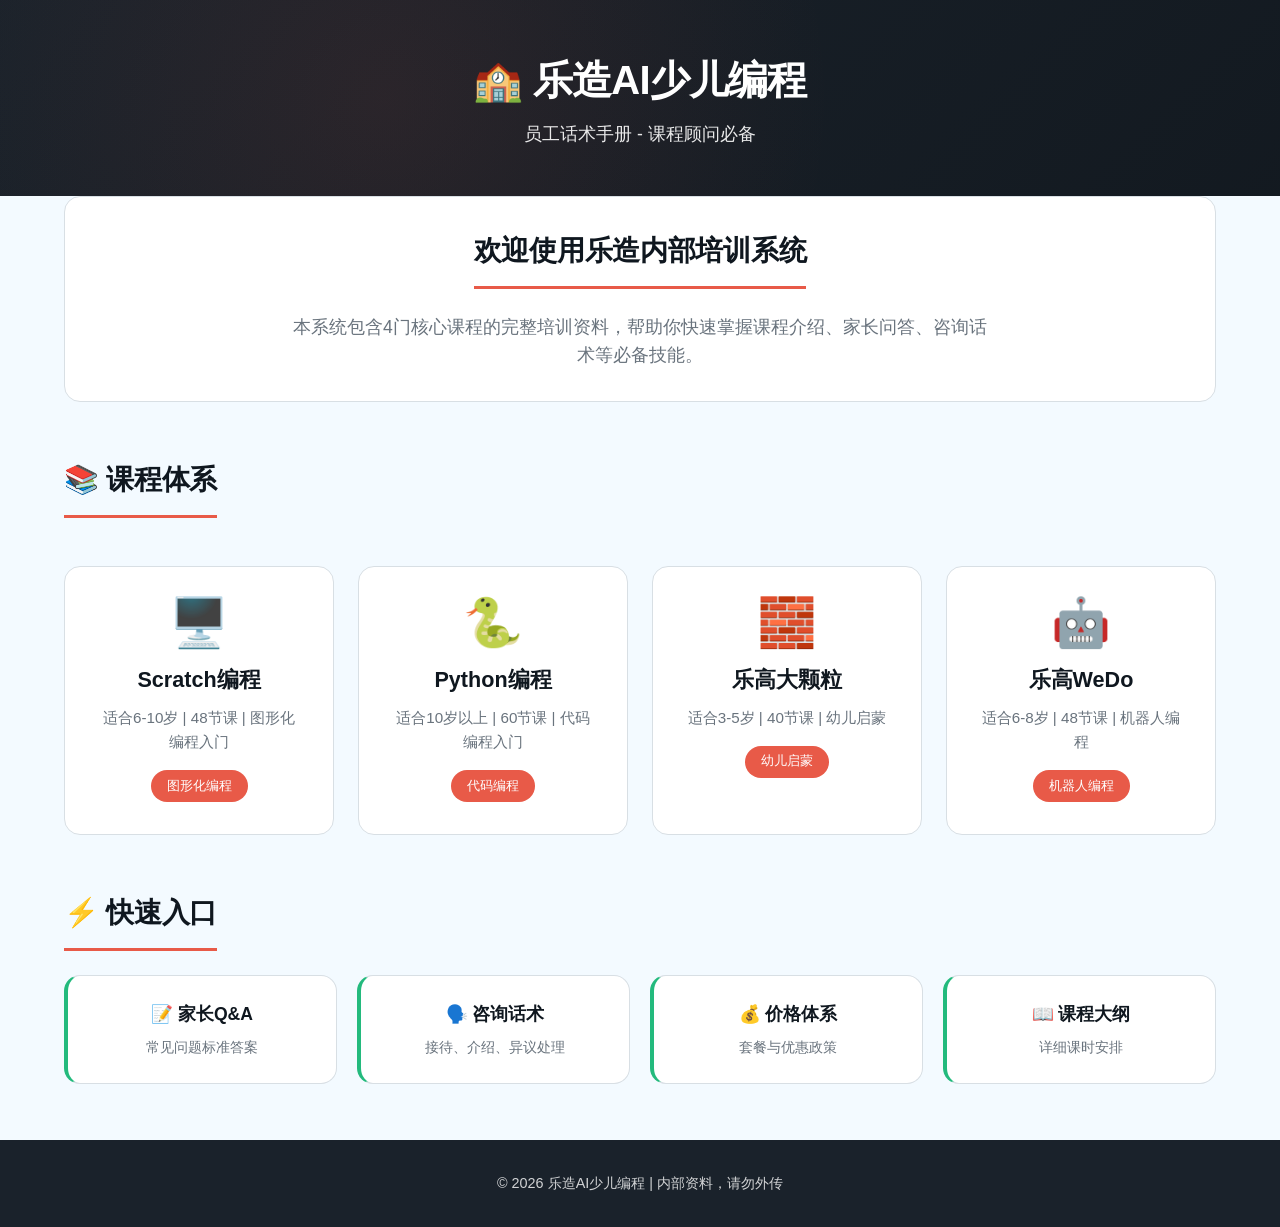
<file: index.html>
<!DOCTYPE html>
<html lang="zh-CN">
<head>
    <meta charset="UTF-8">
    <meta name="viewport" content="width=device-width, initial-scale=1.0">
    <title id="page-title">加载中...</title>
    <link rel="stylesheet" href="themes.css">
    <link rel="stylesheet" href="styles.css">
</head>
<body>
    <header class="header">
        <div class="container">
            <h1>🏫 <span id="org-name">加载中...</span></h1>
            <p class="subtitle">员工话术手册 - 课程顾问必备</p>
        </div>
    </header>

    <main class="container">
        <section class="intro">
            <h2>欢迎使用乐造内部培训系统</h2>
            <p>本系统包含<span id="course-count">0</span>门核心课程的完整培训资料，帮助你快速掌握课程介绍、家长问答、咨询话术等必备技能。</p>
        </section>

        <section class="courses">
            <h2>📚 课程体系</h2>
            <div class="course-grid" id="course-grid">
                <!-- 课程卡片由 JavaScript 动态生成 -->
            </div>
        </section>

        <section class="quick-links">
            <h2>⚡ 快速入口</h2>
            <div class="link-grid">
                <div class="link-card" onclick="showCourse('scratch')">
                    <h3>📝 家长Q&A</h3>
                    <p>常见问题标准答案</p>
                </div>
                <div class="link-card" onclick="showCourse('scratch')">
                    <h3>🗣️ 咨询话术</h3>
                    <p>接待、介绍、异议处理</p>
                </div>
                <div class="link-card" onclick="showCourse('python')">
                    <h3>💰 价格体系</h3>
                    <p>套餐与优惠政策</p>
                </div>
                <div class="link-card" onclick="showCourse('lego-wedo')">
                    <h3>📖 课程大纲</h3>
                    <p>详细课时安排</p>
                </div>
            </div>
        </section>
    </main>

    <!-- 课程详情弹窗 -->
    <div id="course-modal" class="modal">
        <div class="modal-content">
            <span class="close" onclick="closeModal()">&times;</span>
            <div id="modal-body">
                <!-- 课程详情由 JavaScript 动态生成 -->
            </div>
        </div>
    </div>

    <footer class="footer">
        <div class="container">
            <p>© 2026 <span id="footer-org">加载中...</span> | 内部资料，请勿外传</p>
        </div>
    </footer>

    <!-- 引入数据文件 -->
    <script src="data.js"></script>
    
    <script>
        // 初始化页面
        function init() {
            // 优先从 localStorage 读取数据
            const savedData = localStorage.getItem('lezao_site_data');
            if (savedData) {
                try {
                    siteData = JSON.parse(savedData);
                } catch(e) {
                    console.log('读取保存数据失败，使用默认数据');
                }
            }
            
            // 应用主题
            const theme = (siteData.site && siteData.site.theme) || 'orange';
            document.documentElement.setAttribute('data-theme', theme);
            
            // 设置网站基本信息
            document.getElementById('page-title').textContent = siteData.site.title;
            document.getElementById('org-name').textContent = siteData.site.orgName;
            document.getElementById('footer-org').textContent = siteData.site.orgName;
            
            // 设置课程数量
            const courseCount = Object.keys(siteData.courses).length;
            document.getElementById('course-count').textContent = courseCount;
            
            // 渲染课程卡片
            renderCourseGrid();
        }

        // 渲染课程网格
        function renderCourseGrid() {
            const grid = document.getElementById('course-grid');
            const courses = siteData.courses;
            
            let html = '';
            for (const key in courses) {
                const course = courses[key];
                html += `
                    <a href="javascript:void(0)" class="course-card" onclick="showCourse('${course.id}')">
                        <div class="course-icon">${course.icon}</div>
                        <h3>${course.title}</h3>
                        <p>${course.subtitle}</p>
                        <span class="tag">${getTagById(course.id)}</span>
                    </a>
                `;
            }
            grid.innerHTML = html;
        }

        // 根据课程ID获取标签
        function getTagById(id) {
            const tags = {
                'scratch': '图形化编程',
                'python': '代码编程',
                'lego-duplo': '幼儿启蒙',
                'lego-wedo': '机器人编程'
            };
            return tags[id] || '其他';
        }

        // 显示课程详情
        function showCourse(courseId) {
            const course = siteData.courses[courseId];
            if (!course) return;
            
            const modal = document.getElementById('modal-body');
            
            let html = `
                <div class="course-detail">
                    <div class="detail-header">
                        <span class="detail-icon">${course.icon}</span>
                        <div>
                            <h2>${course.title}</h2>
                            <p class="detail-subtitle">${course.subtitle}</p>
                        </div>
                    </div>
                    
                    <div class="detail-section">
                        <h3>📝 课程介绍</h3>
                        <p class="course-desc">${course.desc}</p>
                    </div>
                    
                    <div class="detail-section">
                        <h3>❓ 家长Q&A</h3>
                        <div class="qa-list">
            `;
            
            course.qa.forEach((item, index) => {
                html += `
                    <div class="qa-item">
                        <p class="qa-q"><strong>Q${index + 1}：</strong>${item.q}</p>
                        <p class="qa-a"><strong>A：</strong>${item.a}</p>
                    </div>
                `;
            });
            
            html += `
                        </div>
                    </div>
                    
                    <div class="detail-section">
                        <h3>💰 价格体系</h3>
                        <div class="price-grid">
            `;
            
            course.prices.forEach((price, index) => {
                const label = course.priceLabels ? course.priceLabels[index] : `方案${index + 1}`;
                html += `
                    <div class="price-card">
                        <span class="price-label">${label}</span>
                        <span class="price-value">${price}</span>
                    </div>
                `;
            });
            
            html += `
                        </div>
                    </div>
                    
                    <div class="detail-section">
                        <h3>🗣️ 咨询话术</h3>
                        <div class="speech-list">
                            <div class="speech-item">
                                <span class="speech-label">接待话术</span>
                                <p>${course.speech.welcome}</p>
                            </div>
                            <div class="speech-item">
                                <span class="speech-label">课程介绍</span>
                                <p>${course.speech.intro}</p>
                            </div>
                            <div class="speech-item">
                                <span class="speech-label">处理异议</span>
                                <p>${course.speech.objection}</p>
                            </div>
                        </div>
                    </div>
                </div>
            `;
            
            modal.innerHTML = html;
            document.getElementById('course-modal').style.display = 'block';
        }

        // 关闭弹窗
        function closeModal() {
            document.getElementById('course-modal').style.display = 'none';
        }

        // 点击弹窗外部关闭
        window.onclick = function(event) {
            const modal = document.getElementById('course-modal');
            if (event.target == modal) {
                modal.style.display = 'none';
            }
        }

        // 页面加载完成后初始化
        window.onload = init;
    </script>
</body>
</html>
</file>
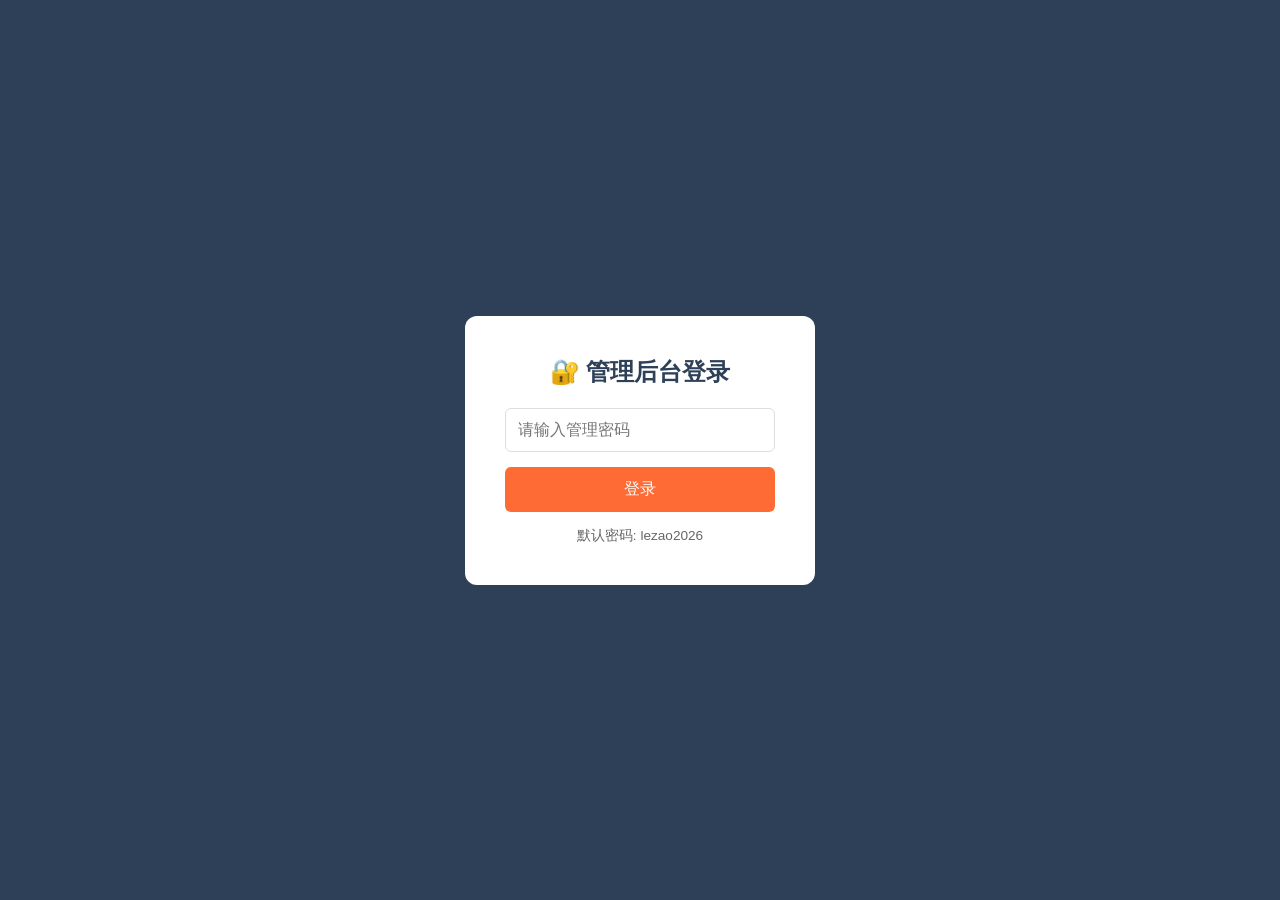
<file: admin.html>
<!DOCTYPE html>
<html lang="zh-CN">
<head>
    <meta charset="UTF-8">
    <meta name="viewport" content="width=device-width, initial-scale=1.0">
    <title>乐造内部培训 - 管理后台</title>
    <style>
        * { margin: 0; padding: 0; box-sizing: border-box; }
        :root {
            --primary: #FF6B35;
            --secondary: #2E4057;
            --accent: #048A81;
            --light: #f5f5f5;
            --dark: #333;
        }
        body {
            font-family: "Microsoft YaHei", sans-serif;
            background: var(--light);
            color: var(--dark);
        }
        .header {
            background: var(--secondary);
            color: white;
            padding: 20px;
            display: flex;
            justify-content: space-between;
            align-items: center;
        }
        .header h1 { font-size: 1.5rem; }
        .header .btn {
            background: var(--primary);
            color: white;
            border: none;
            padding: 10px 20px;
            border-radius: 6px;
            cursor: pointer;
            margin-left: 10px;
            font-size: 1rem;
        }
        .header .btn:hover { opacity: 0.9; }
        .header .btn.secondary { background: #666; }
        .container { max-width: 1200px; margin: 0 auto; padding: 20px; }
        
        /* 登录页面 */
        .login-screen {
            position: fixed;
            top: 0; left: 0; right: 0; bottom: 0;
            background: var(--secondary);
            display: flex;
            justify-content: center;
            align-items: center;
            z-index: 1000;
        }
        .login-box {
            background: white;
            padding: 40px;
            border-radius: 12px;
            width: 350px;
            text-align: center;
        }
        .login-box h2 { margin-bottom: 20px; color: var(--secondary); }
        .login-box input {
            width: 100%;
            padding: 12px;
            margin-bottom: 15px;
            border: 1px solid #ddd;
            border-radius: 6px;
            font-size: 1rem;
        }
        .login-box button {
            width: 100%;
            padding: 12px;
            background: var(--primary);
            color: white;
            border: none;
            border-radius: 6px;
            cursor: pointer;
            font-size: 1rem;
        }
        
        /* 课程标签 */
        .course-tabs {
            display: flex;
            gap: 10px;
            margin-bottom: 20px;
            flex-wrap: wrap;
        }
        .course-tab {
            padding: 12px 24px;
            background: white;
            border: none;
            border-radius: 8px;
            cursor: pointer;
            font-size: 1rem;
            transition: all 0.2s;
        }
        .course-tab.active {
            background: var(--primary);
            color: white;
        }
        
        /* 内容区块 */
        .section {
            background: white;
            padding: 25px;
            border-radius: 12px;
            margin-bottom: 20px;
            box-shadow: 0 2px 8px rgba(0,0,0,0.08);
        }
        .section h3 {
            color: var(--secondary);
            margin-bottom: 15px;
            padding-bottom: 10px;
            border-bottom: 2px solid var(--accent);
        }
        
        /* 表单项 */
        .qa-item {
            background: var(--light);
            padding: 15px;
            border-radius: 8px;
            margin-bottom: 15px;
        }
        .qa-item label {
            display: block;
            font-weight: 600;
            margin-bottom: 8px;
            color: var(--secondary);
        }
        .qa-item textarea, .qa-item input {
            width: 100%;
            padding: 10px;
            border: 1px solid #ddd;
            border-radius: 6px;
            font-size: 0.95rem;
            font-family: inherit;
        }
        .qa-item textarea { min-height: 60px; resize: vertical; }
        
        /* 价格网格 */
        .price-grid {
            display: grid;
            grid-template-columns: repeat(auto-fit, minmax(200px, 1fr));
            gap: 15px;
        }
        .price-item {
            background: var(--light);
            padding: 15px;
            border-radius: 8px;
        }
        .price-item label {
            display: block;
            font-weight: 600;
            margin-bottom: 8px;
            font-size: 0.9rem;
        }
        .price-item input {
            width: 100%;
            padding: 8px;
            border: 1px solid #ddd;
            border-radius: 6px;
        }
        
        .hidden { display: none !important; }
        
        /* 消息提示 */
        .msg {
            padding: 15px;
            border-radius: 8px;
            margin-bottom: 20px;
            display: none;
        }
        .msg.success { background: #d4edda; color: #155724; display: block; }
        .msg.error { background: #f8d7da; color: #721c24; display: block; }
        
        .preview-link {
            display: inline-block;
            margin-left: 20px;
            color: var(--primary);
            text-decoration: none;
        }
        .preview-link:hover { text-decoration: underline; }
        
        /* 添加/删除按钮 */
        .action-bar {
            display: flex;
            justify-content: space-between;
            align-items: center;
            margin-bottom: 15px;
        }
        .btn-small {
            padding: 6px 12px;
            background: var(--accent);
            color: white;
            border: none;
            border-radius: 4px;
            cursor: pointer;
            font-size: 0.9rem;
        }
        .btn-small.danger {
            background: #dc3545;
        }
        
        /* 主题选择器 */
        .theme-grid {
            display: grid;
            grid-template-columns: repeat(auto-fit, minmax(150px, 1fr));
            gap: 15px;
            margin-top: 15px;
        }
        .theme-option {
            cursor: pointer;
        }
        .theme-option input {
            display: none;
        }
        .theme-preview {
            padding: 20px;
            border-radius: 10px;
            text-align: center;
            border: 3px solid transparent;
            transition: all 0.3s;
            font-weight: 600;
        }
        .theme-preview.orange {
            background: linear-gradient(135deg, #FF6B35, #FF8F66);
            color: white;
        }
        .theme-preview.green {
            background: linear-gradient(135deg, #10B981, #34D399);
            color: white;
        }
        .theme-preview.blue {
            background: linear-gradient(135deg, #3B82F6, #60A5FA);
            color: white;
        }
        .theme-preview.purple {
            background: linear-gradient(135deg, #8B5CF6, #A78BFA);
            color: white;
        }
        .theme-preview.pink {
            background: linear-gradient(135deg, #F472B6, #F9A8D4);
            color: white;
        }
        .theme-option input:checked + .theme-preview {
            border-color: #000;
            transform: scale(1.05);
            box-shadow: 0 8px 20px rgba(0,0,0,0.2);
        }
    </style>
</head>
<body>
    <!-- 登录页面 -->
    <div class="login-screen" id="loginScreen">
        <div class="login-box">
            <h2>🔐 管理后台登录</h2>
            <input type="password" id="passwordInput" placeholder="请输入管理密码">
            <button onclick="checkPassword()">登录</button>
            <p style="margin-top:15px;font-size:0.85rem;color:#666;">默认密码: lezao2026</p>
        </div>
    </div>

    <!-- 管理后台 -->
    <div class="header" id="adminHeader" style="display:none;">
        <h1>🏫 乐造内部培训 - 管理后台</h1>
        <div>
            <a href="index.html" target="_blank" class="preview-link">👀 预览网站</a>
            <button class="btn" onclick="saveData()">💾 保存数据</button>
            <button class="btn secondary" onclick="logout()">退出</button>
        </div>
    </div>

    <div class="container" id="adminContent" style="display:none;">
        <div class="msg" id="msgBox"></div>

        <!-- 课程选择 -->
        <div class="course-tabs">
            <button class="course-tab active" onclick="switchCourse('scratch')">Scratch编程</button>
            <button class="course-tab" onclick="switchCourse('python')">Python编程</button>
            <button class="course-tab" onclick="switchCourse('lego-duplo')">乐高大颗粒</button>
            <button class="course-tab" onclick="switchCourse('lego-wedo')">乐高WeDo</button>
            <button class="course-tab" onclick="switchCourse('settings')">⚙️ 网站设置</button>
        </div>

        <!-- Scratch课程编辑 -->
        <div id="course-scratch" class="course-content">
            <div class="section">
                <h3>📝 课程基本信息</h3>
                <div class="qa-item">
                    <label>课程名称</label>
                    <input type="text" id="scratch-title">
                </div>
                <div class="qa-item">
                    <label>副标题</label>
                    <input type="text" id="scratch-subtitle">
                </div>
                <div class="qa-item">
                    <label>课程描述</label>
                    <textarea id="scratch-desc" rows="3"></textarea>
                </div>
            </div>

            <div class="section">
                <div class="action-bar">
                    <h3>❓ 家长Q&A</h3>
                    <button class="btn-small" onclick="addQA('scratch')">+ 添加问题</button>
                </div>
                <div id="scratch-qa-list"></div>
            </div>

            <div class="section">
                <h3>💰 价格体系</h3>
                <div class="price-grid">
                    <div class="price-item">
                        <label>价格1</label>
                        <input type="text" id="scratch-price0">
                    </div>
                    <div class="price-item">
                        <label>价格2</label>
                        <input type="text" id="scratch-price1">
                    </div>
                    <div class="price-item">
                        <label>价格3</label>
                        <input type="text" id="scratch-price2">
                    </div>
                    <div class="price-item">
                        <label>价格4</label>
                        <input type="text" id="scratch-price3">
                    </div>
                </div>
            </div>

            <div class="section">
                <h3>🗣️ 咨询话术</h3>
                <div class="qa-item">
                    <label>接待话术</label>
                    <textarea id="scratch-speech-welcome" rows="2"></textarea>
                </div>
                <div class="qa-item">
                    <label>课程介绍话术</label>
                    <textarea id="scratch-speech-intro" rows="2"></textarea>
                </div>
                <div class="qa-item">
                    <label>处理异议话术</label>
                    <textarea id="scratch-speech-objection" rows="2"></textarea>
                </div>
            </div>
        </div>

        <!-- Python课程编辑 -->
        <div id="course-python" class="course-content hidden">
            <div class="section">
                <h3>📝 课程基本信息</h3>
                <div class="qa-item">
                    <label>课程名称</label>
                    <input type="text" id="python-title">
                </div>
                <div class="qa-item">
                    <label>副标题</label>
                    <input type="text" id="python-subtitle">
                </div>
                <div class="qa-item">
                    <label>课程描述</label>
                    <textarea id="python-desc" rows="3"></textarea>
                </div>
            </div>

            <div class="section">
                <div class="action-bar">
                    <h3>❓ 家长Q&A</h3>
                    <button class="btn-small" onclick="addQA('python')">+ 添加问题</button>
                </div>
                <div id="python-qa-list"></div>
            </div>

            <div class="section">
                <h3>💰 价格体系</h3>
                <div class="price-grid">
                    <div class="price-item">
                        <label>价格1</label>
                        <input type="text" id="python-price0">
                    </div>
                    <div class="price-item">
                        <label>价格2</label>
                        <input type="text" id="python-price1">
                    </div>
                    <div class="price-item">
                        <label>价格3</label>
                        <input type="text" id="python-price2">
                    </div>
                    <div class="price-item">
                        <label>价格4</label>
                        <input type="text" id="python-price3">
                    </div>
                </div>
            </div>

            <div class="section">
                <h3>🗣️ 咨询话术</h3>
                <div class="qa-item">
                    <label>接待话术</label>
                    <textarea id="python-speech-welcome" rows="2"></textarea>
                </div>
                <div class="qa-item">
                    <label>课程介绍话术</label>
                    <textarea id="python-speech-intro" rows="2"></textarea>
                </div>
                <div class="qa-item">
                    <label>处理异议话术</label>
                    <textarea id="python-speech-objection" rows="2"></textarea>
                </div>
            </div>
        </div>

        <!-- 乐高大颗粒 -->
        <div id="course-lego-duplo" class="course-content hidden">
            <div class="section">
                <h3>📝 课程基本信息</h3>
                <div class="qa-item">
                    <label>课程名称</label>
                    <input type="text" id="lego-duplo-title">
                </div>
                <div class="qa-item">
                    <label>副标题</label>
                    <input type="text" id="lego-duplo-subtitle">
                </div>
                <div class="qa-item">
                    <label>课程描述</label>
                    <textarea id="lego-duplo-desc" rows="3"></textarea>
                </div>
            </div>
            <div class="section">
                <div class="action-bar">
                    <h3>❓ 家长Q&A</h3>
                    <button class="btn-small" onclick="addQA('lego-duplo')">+ 添加问题</button>
                </div>
                <div id="lego-duplo-qa-list"></div>
            </div>
            <div class="section">
                <h3>💰 价格体系</h3>
                <div class="price-grid">
                    <div class="price-item">
                        <label>价格1</label>
                        <input type="text" id="lego-duplo-price0">
                    </div>
                    <div class="price-item">
                        <label>价格2</label>
                        <input type="text" id="lego-duplo-price1">
                    </div>
                    <div class="price-item">
                        <label>价格3</label>
                        <input type="text" id="lego-duplo-price2">
                    </div>
                </div>
            </div>
        </div>

        <!-- 乐高WeDo -->
        <div id="course-lego-wedo" class="course-content hidden">
            <div class="section">
                <h3>📝 课程基本信息</h3>
                <div class="qa-item">
                    <label>课程名称</label>
                    <input type="text" id="lego-wedo-title">
                </div>
                <div class="qa-item">
                    <label>副标题</label>
                    <input type="text" id="lego-wedo-subtitle">
                </div>
                <div class="qa-item">
                    <label>课程描述</label>
                    <textarea id="lego-wedo-desc" rows="3"></textarea>
                </div>
            </div>
            <div class="section">
                <div class="action-bar">
                    <h3>❓ 家长Q&A</h3>
                    <button class="btn-small" onclick="addQA('lego-wedo')">+ 添加问题</button>
                </div>
                <div id="lego-wedo-qa-list"></div>
            </div>
            <div class="section">
                <h3>💰 价格体系</h3>
                <div class="price-grid">
                    <div class="price-item">
                        <label>价格1</label>
                        <input type="text" id="lego-wedo-price0">
                    </div>
                    <div class="price-item">
                        <label>价格2</label>
                        <input type="text" id="lego-wedo-price1">
                    </div>
                    <div class="price-item">
                        <label>价格3</label>
                        <input type="text" id="lego-wedo-price2">
                    </div>
                    <div class="price-item">
                        <label>价格4</label>
                        <input type="text" id="lego-wedo-price3">
                    </div>
                </div>
            </div>
        </div>

        <!-- 网站设置 -->
        <div id="course-settings" class="course-content hidden">
            <div class="section">
                <h3>⚙️ 网站设置</h3>
                <div class="qa-item">
                    <label>网站标题</label>
                    <input type="text" id="site-title">
                </div>
                <div class="qa-item">
                    <label>机构名称</label>
                    <input type="text" id="org-name">
                </div>
                <div class="qa-item">
                    <label>联系方式</label>
                    <input type="text" id="contact">
                </div>
            </div>
            
            <div class="section">
                <h3>🎨 选择主题风格</h3>
                <div class="theme-grid">
                    <label class="theme-option">
                        <input type="radio" name="theme" value="orange" checked>
                        <div class="theme-preview orange">
                            <span>🔥 活力橙</span>
                        </div>
                    </label>
                    <label class="theme-option">
                        <input type="radio" name="theme" value="green">
                        <div class="theme-preview green">
                            <span>🟢 科技绿</span>
                        </div>
                    </label>
                    <label class="theme-option">
                        <input type="radio" name="theme" value="blue">
                        <div class="theme-preview blue">
                            <span>🔵 商务蓝</span>
                        </div>
                    </label>
                    <label class="theme-option">
                        <input type="radio" name="theme" value="purple">
                        <div class="theme-preview purple">
                            <span>💜 清新紫</span>
                        </div>
                    </label>
                    <label class="theme-option">
                        <input type="radio" name="theme" value="pink">
                        <div class="theme-preview pink">
                            <span>🌸 幼儿粉</span>
                        </div>
                    </label>
                </div>
            </div>
            
            <div class="section">
                <h3>🔐 修改密码</h3>
                <div class="qa-item">
                    <label>新密码（留空则不修改）</label>
                    <input type="password" id="new-password" placeholder="留空则不修改">
                </div>
            </div>
        </div>
    </div>

    <!-- 引入数据文件 -->
    <script src="data.js"></script>
    
    <script>
        // 默认密码
        const DEFAULT_PASSWORD = 'lezao2026';
        
        // 当前编辑的课程数据
        let currentData = null;
        
        // 初始化
        function init() {
            // 复制数据避免直接修改
            currentData = JSON.parse(JSON.stringify(siteData));
            
            // 加载各课程数据到表单
            loadCourseData('scratch');
            loadCourseData('python');
            loadCourseData('lego-duplo');
            loadCourseData('lego-wedo');
            loadSettings();
        }

        // 加载课程数据到表单
        function loadCourseData(courseId) {
            const course = currentData.courses[courseId];
            if (!course) return;
            
            document.getElementById(courseId + '-title').value = course.title || '';
            document.getElementById(courseId + '-subtitle').value = course.subtitle || '';
            document.getElementById(courseId + '-desc').value = course.desc || '';
            
            // 加载价格
            if (course.prices) {
                course.prices.forEach((price, i) => {
                    const el = document.getElementById(courseId + '-price' + i);
                    if (el) el.value = price;
                });
            }
            
            // 加载话术
            if (course.speech) {
                document.getElementById(courseId + '-speech-welcome').value = course.speech.welcome || '';
                document.getElementById(courseId + '-speech-intro').value = course.speech.intro || '';
                document.getElementById(courseId + '-speech-objection').value = course.speech.objection || '';
            }
            
            // 渲染Q&A
            renderQA(courseId);
        }

        // 加载网站设置
        function loadSettings() {
            document.getElementById('site-title').value = currentData.site.title || '';
            document.getElementById('org-name').value = currentData.site.orgName || '';
            document.getElementById('contact').value = currentData.site.contact || '';
            
            // 加载主题设置
            const theme = currentData.site.theme || 'orange';
            document.querySelector(`input[name="theme"][value="${theme}"]`).checked = true;
        }

        // 检查密码
        function checkPassword() {
            const input = document.getElementById('passwordInput').value;
            const stored = localStorage.getItem('lezao_password') || DEFAULT_PASSWORD;
            if (input === stored) {
                document.getElementById('loginScreen').classList.add('hidden');
                document.getElementById('adminHeader').style.display = 'flex';
                document.getElementById('adminContent').style.display = 'block';
                init();
            } else {
                alert('密码错误！');
            }
        }

        // 退出登录
        function logout() {
            document.getElementById('loginScreen').classList.remove('hidden');
            document.getElementById('adminHeader').style.display = 'none';
            document.getElementById('adminContent').style.display = 'none';
        }

        // 切换课程
        function switchCourse(course) {
            document.querySelectorAll('.course-tab').forEach(t => t.classList.remove('active'));
            event.target.classList.add('active');
            document.querySelectorAll('.course-content').forEach(c => c.classList.add('hidden'));
            document.getElementById('course-' + course).classList.remove('hidden');
        }

        // 渲染Q&A列表
        function renderQA(courseId) {
            const course = currentData.courses[courseId];
            if (!course || !course.qa) return;
            
            const list = document.getElementById(courseId + '-qa-list');
            if (!list) return;
            
            list.innerHTML = course.qa.map((item, i) => `
                <div class="qa-item" id="${courseId}-qa-${i}">
                    <label>问题 ${i+1} <button class="btn-small danger" style="float:right;margin-left:10px;" onclick="removeQA('${courseId}', ${i})">删除</button></label>
                    <input type="text" value="${escapeHtml(item.q)}" onchange="updateQA('${courseId}', ${i}, 'q', this.value)">
                    <label style="margin-top:10px;">答案 ${i+1}</label>
                    <textarea onchange="updateQA('${courseId}', ${i}, 'a', this.value)">${escapeHtml(item.a)}</textarea>
                </div>
            `).join('');
        }

        // HTML转义
        function escapeHtml(text) {
            const div = document.createElement('div');
            div.textContent = text;
            return div.innerHTML;
        }

        // 更新Q&A
        function updateQA(courseId, index, field, value) {
            if (!currentData.courses[courseId].qa) {
                currentData.courses[courseId].qa = [];
            }
            if (!currentData.courses[courseId].qa[index]) {
                currentData.courses[courseId].qa[index] = {q: '', a: ''};
            }
            currentData.courses[courseId].qa[index][field] = value;
        }

        // 添加Q&A
        function addQA(courseId) {
            if (!currentData.courses[courseId].qa) {
                currentData.courses[courseId].qa = [];
            }
            currentData.courses[courseId].qa.push({q: '新问题', a: '新答案'});
            renderQA(courseId);
        }

        // 删除Q&A
        function removeQA(courseId, index) {
            if (currentData.courses[courseId].qa) {
                currentData.courses[courseId].qa.splice(index, 1);
                renderQA(courseId);
            }
        }

        // 收集表单数据
        function collectFormData() {
            const courses = ['scratch', 'python', 'lego-duplo', 'lego-wedo'];
            
            courses.forEach(courseId => {
                const course = currentData.courses[courseId];
                if (!course) return;
                
                course.title = document.getElementById(courseId + '-title').value;
                course.subtitle = document.getElementById(courseId + '-subtitle').value;
                course.desc = document.getElementById(courseId + '-desc').value;
                
                // 收集价格
                const prices = [];
                for (let i = 0; i < 4; i++) {
                    const el = document.getElementById(courseId + '-price' + i);
                    if (el && el.value) prices.push(el.value);
                }
                course.prices = prices;
                
                // 收集话术
                course.speech = {
                    welcome: document.getElementById(courseId + '-speech-welcome').value,
                    intro: document.getElementById(courseId + '-speech-intro').value,
                    objection: document.getElementById(courseId + '-speech-objection').value
                };
            });
            
            // 网站设置
            currentData.site.title = document.getElementById('site-title').value;
            currentData.site.orgName = document.getElementById('org-name').value;
            currentData.site.contact = document.getElementById('contact').value;
            
            // 保存主题
            const themeEl = document.querySelector('input[name="theme"]:checked');
            if (themeEl) {
                currentData.site.theme = themeEl.value;
            }
            
            // 密码修改
            const newPass = document.getElementById('new-password').value;
            if (newPass) {
                localStorage.setItem('lezao_password', newPass);
            }
        }

        // 保存数据（保存到浏览器 + 生成下载）
        function saveData() {
            collectFormData();
            
            // 保存到 localStorage
            localStorage.setItem('lezao_site_data', JSON.stringify(currentData));
            
            // 生成 data.js 内容
            const content = '// 乐造网站数据\n// 修改这里可以更新网站内容\n\nvar siteData = ' + 
                JSON.stringify(currentData, null, 4) + ';\n';
            
            // 创建下载链接
            const blob = new Blob([content], {type: 'text/javascript'});
            const url = URL.createObjectURL(blob);
            const a = document.createElement('a');
            a.href = url;
            a.download = 'data.js';
            a.click();
            URL.revokeObjectURL(url);
            
            showMsg('success', '✅ 已保存！请下载 data.js，上传到 GitHub 即可上线。');
        }

        // 显示消息
        function showMsg(type, text) {
            const msg = document.getElementById('msgBox');
            msg.className = 'msg ' + type;
            msg.textContent = text;
            msg.style.display = 'block';
            setTimeout(() => {
                msg.style.display = 'none';
            }, 5000);
        }
    </script>
</body>
</html>
</file>
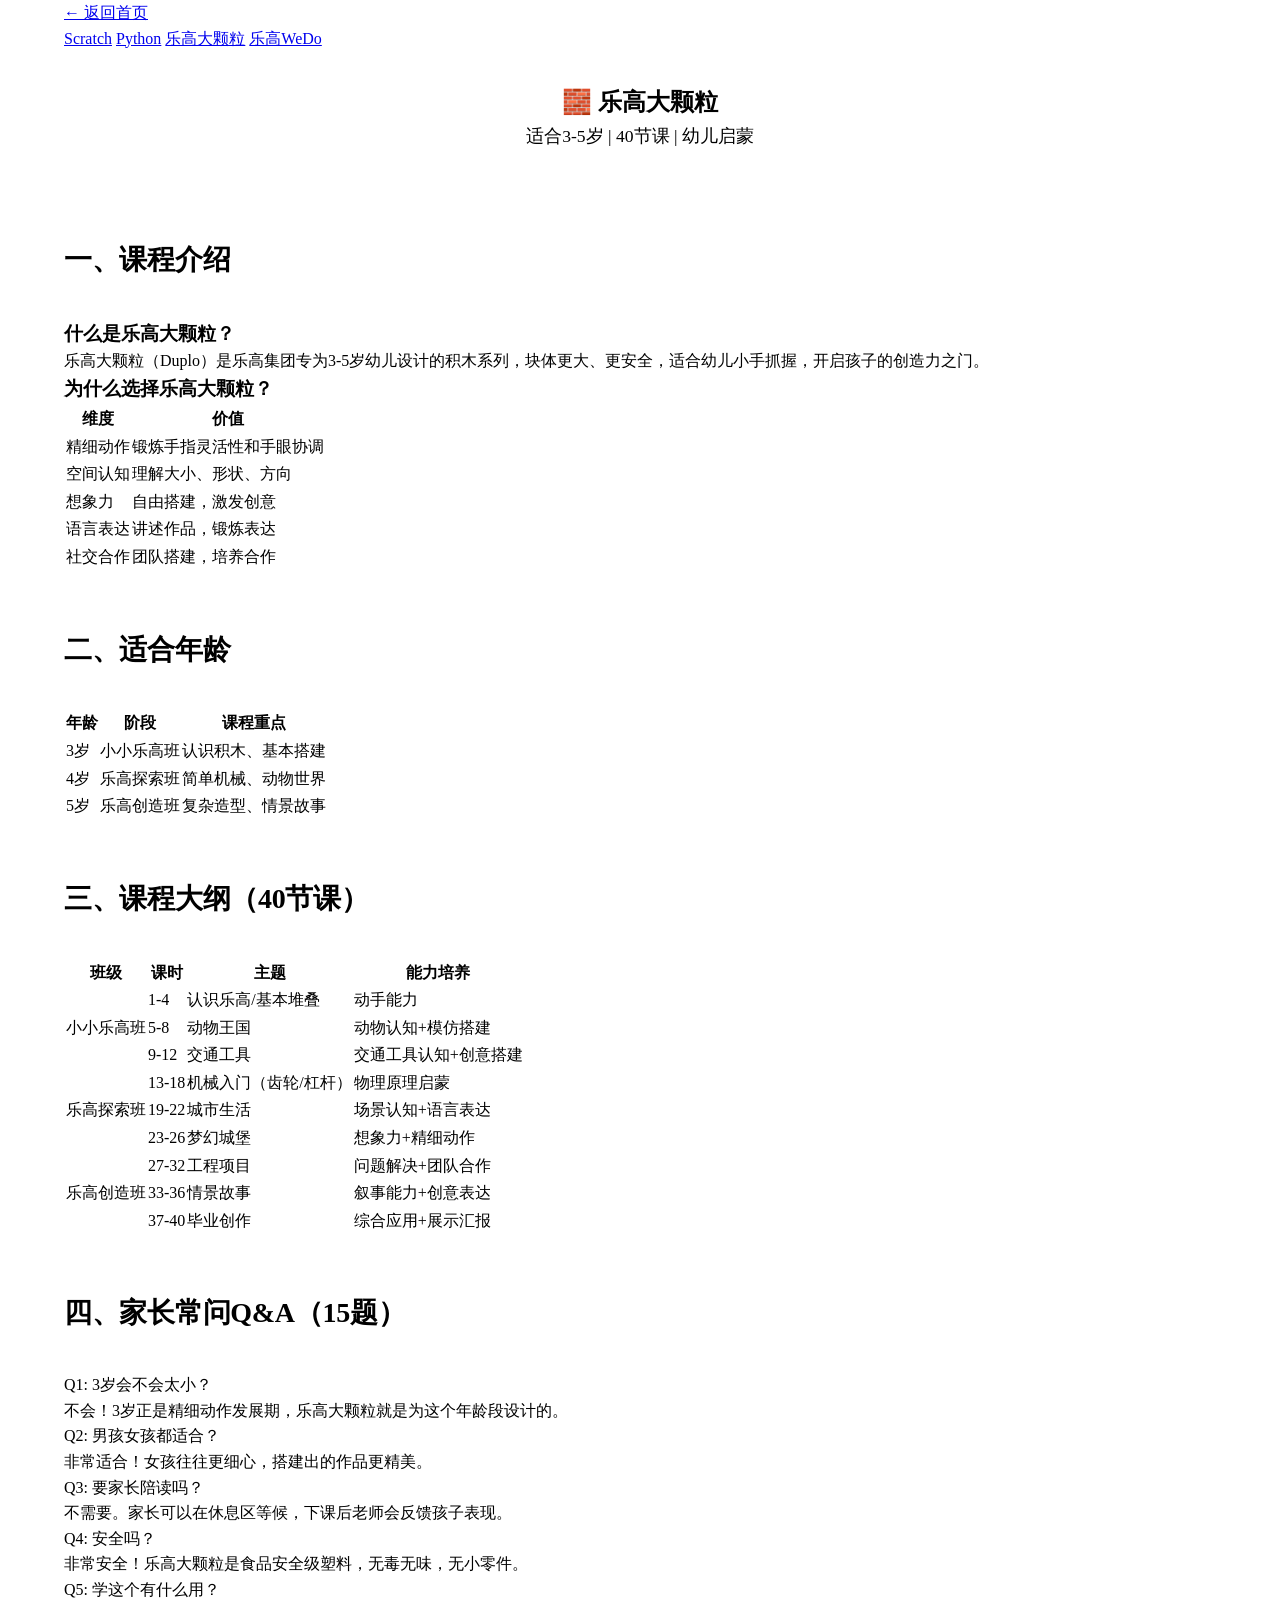
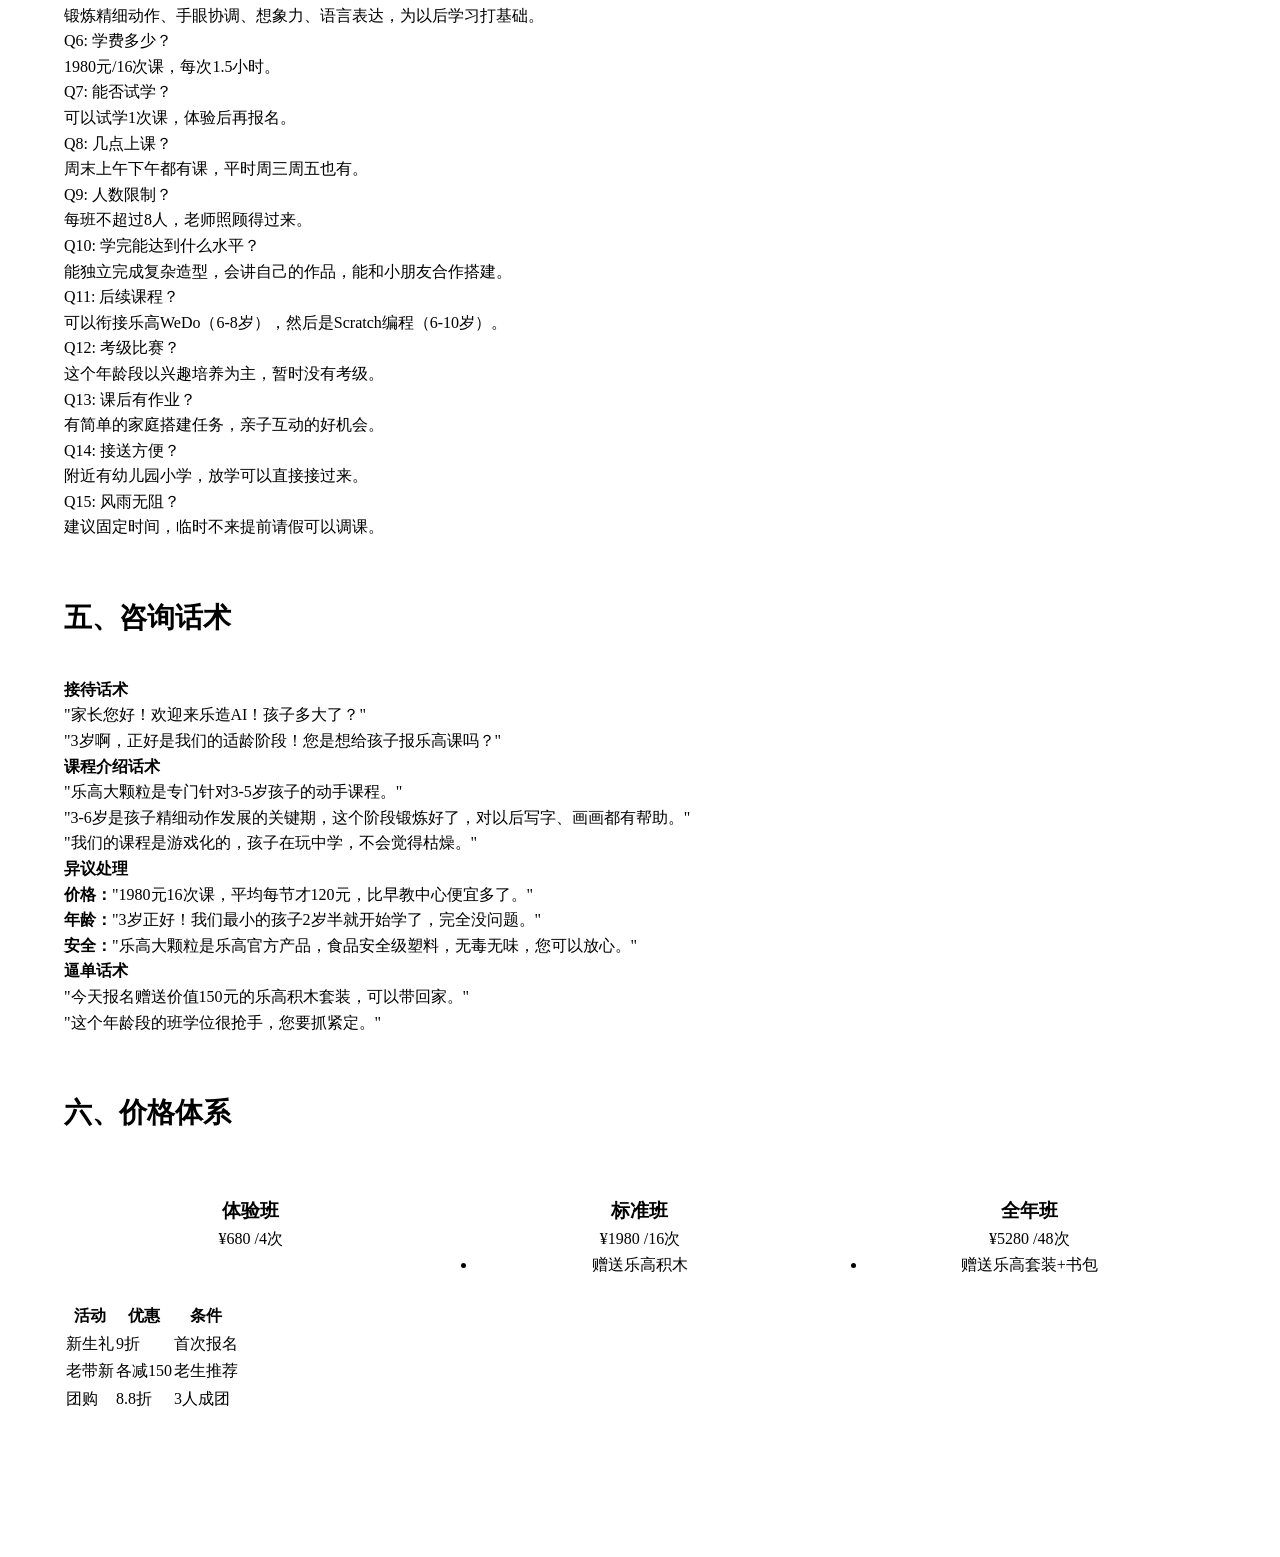
<file: lego-duplo.html>
<!DOCTYPE html>
<html lang="zh-CN">
<head>
    <meta charset="UTF-8">
    <meta name="viewport" content="width=device-width, initial-scale=1.0">
    <title>乐高大颗粒 - 乐造内部培训</title>
    <link rel="stylesheet" href="styles.css">
</head>
<body>
    <nav class="nav-bar">
        <div class="container">
            <a href="index.html" class="back-link">← 返回首页</a>
            <div class="nav-links">
                <a href="scratch.html">Scratch</a>
                <a href="python.html">Python</a>
                <a href="lego-duplo.html" class="active">乐高大颗粒</a>
                <a href="lego-wedo.html">乐高WeDo</a>
            </div>
        </div>
    </nav>

    <main class="container">
        <section class="intro">
            <h1>🧱 乐高大颗粒</h1>
            <p>适合3-5岁 | 40节课 | 幼儿启蒙</p>
        </section>

        <section class="content-section">
            <h2>一、课程介绍</h2>
            <h3>什么是乐高大颗粒？</h3>
            <p>乐高大颗粒（Duplo）是乐高集团专为3-5岁幼儿设计的积木系列，块体更大、更安全，适合幼儿小手抓握，开启孩子的创造力之门。</p>
            
            <h3>为什么选择乐高大颗粒？</h3>
            <table>
                <tr><th>维度</th><th>价值</th></tr>
                <tr><td>精细动作</td><td>锻炼手指灵活性和手眼协调</td></tr>
                <tr><td>空间认知</td><td>理解大小、形状、方向</td></tr>
                <tr><td>想象力</td><td>自由搭建，激发创意</td></tr>
                <tr><td>语言表达</td><td>讲述作品，锻炼表达</td></tr>
                <tr><td>社交合作</td><td>团队搭建，培养合作</td></tr>
            </table>
        </section>

        <section class="content-section">
            <h2>二、适合年龄</h2>
            <table>
                <tr><th>年龄</th><th>阶段</th><th>课程重点</th></tr>
                <tr><td>3岁</td><td>小小乐高班</td><td>认识积木、基本搭建</td></tr>
                <tr><td>4岁</td><td>乐高探索班</td><td>简单机械、动物世界</td></tr>
                <tr><td>5岁</td><td>乐高创造班</td><td>复杂造型、情景故事</td></tr>
            </table>
        </section>

        <section class="content-section">
            <h2>三、课程大纲（40节课）</h2>
            <table>
                <tr><th>班级</th><th>课时</th><th>主题</th><th>能力培养</th></tr>
                <tr><td rowspan="3">小小乐高班</td><td>1-4</td><td>认识乐高/基本堆叠</td><td>动手能力</td></tr>
                <tr><td>5-8</td><td>动物王国</td><td>动物认知+模仿搭建</td></tr>
                <tr><td>9-12</td><td>交通工具</td><td>交通工具认知+创意搭建</td></tr>
                <tr><td rowspan="3">乐高探索班</td><td>13-18</td><td>机械入门（齿轮/杠杆）</td><td>物理原理启蒙</td></tr>
                <tr><td>19-22</td><td>城市生活</td><td>场景认知+语言表达</td></tr>
                <tr><td>23-26</td><td>梦幻城堡</td><td>想象力+精细动作</td></tr>
                <tr><td rowspan="3">乐高创造班</td><td>27-32</td><td>工程项目</td><td>问题解决+团队合作</td></tr>
                <tr><td>33-36</td><td>情景故事</td><td>叙事能力+创意表达</td></tr>
                <tr><td>37-40</td><td>毕业创作</td><td>综合应用+展示汇报</td></tr>
            </table>
        </section>

        <section class="content-section">
            <h2>四、家长常问Q&A（15题）</h2>
            <div class="qa-item"><div class="question">Q1: 3岁会不会太小？</div><div class="answer">不会！3岁正是精细动作发展期，乐高大颗粒就是为这个年龄段设计的。</div></div>
            <div class="qa-item"><div class="question">Q2: 男孩女孩都适合？</div><div class="answer">非常适合！女孩往往更细心，搭建出的作品更精美。</div></div>
            <div class="qa-item"><div class="question">Q3: 要家长陪读吗？</div><div class="answer">不需要。家长可以在休息区等候，下课后老师会反馈孩子表现。</div></div>
            <div class="qa-item"><div class="question">Q4: 安全吗？</div><div class="answer">非常安全！乐高大颗粒是食品安全级塑料，无毒无味，无小零件。</div></div>
            <div class="qa-item"><div class="question">Q5: 学这个有什么用？</div><div class="answer">锻炼精细动作、手眼协调、想象力、语言表达，为以后学习打基础。</div></div>
            <div class="qa-item"><div class="question">Q6: 学费多少？</div><div class="answer">1980元/16次课，每次1.5小时。</div></div>
            <div class="qa-item"><div class="question">Q7: 能否试学？</div><div class="answer">可以试学1次课，体验后再报名。</div></div>
            <div class="qa-item"><div class="question">Q8: 几点上课？</div><div class="answer">周末上午下午都有课，平时周三周五也有。</div></div>
            <div class="qa-item"><div class="question">Q9: 人数限制？</div><div class="answer">每班不超过8人，老师照顾得过来。</div></div>
            <div class="qa-item"><div class="question">Q10: 学完能达到什么水平？</div><div class="answer">能独立完成复杂造型，会讲自己的作品，能和小朋友合作搭建。</div></div>
            <div class="qa-item"><div class="question">Q11: 后续课程？</div><div class="answer">可以衔接乐高WeDo（6-8岁），然后是Scratch编程（6-10岁）。</div></div>
            <div class="qa-item"><div class="question">Q12: 考级比赛？</div><div class="answer">这个年龄段以兴趣培养为主，暂时没有考级。</div></div>
            <div class="qa-item"><div class="question">Q13: 课后有作业？</div><div class="answer">有简单的家庭搭建任务，亲子互动的好机会。</div></div>
            <div class="qa-item"><div class="question">Q14: 接送方便？</div><div class="answer">附近有幼儿园小学，放学可以直接接过来。</div></div>
            <div class="qa-item"><div class="question">Q15: 风雨无阻？</div><div class="answer">建议固定时间，临时不来提前请假可以调课。</div></div>
        </section>

        <section class="content-section">
            <h2>五、咨询话术</h2>
            <div class="speech-card">
                <h4>接待话术</h4>
                <p>"家长您好！欢迎来乐造AI！孩子多大了？"<br>"3岁啊，正好是我们的适龄阶段！您是想给孩子报乐高课吗？"</p>
            </div>
            <div class="speech-card">
                <h4>课程介绍话术</h4>
                <p>"乐高大颗粒是专门针对3-5岁孩子的动手课程。"<br>"3-6岁是孩子精细动作发展的关键期，这个阶段锻炼好了，对以后写字、画画都有帮助。"<br>"我们的课程是游戏化的，孩子在玩中学，不会觉得枯燥。"</p>
            </div>
            <div class="speech-card">
                <h4>异议处理</h4>
                <p><strong>价格：</strong>"1980元16次课，平均每节才120元，比早教中心便宜多了。"<br>
                <strong>年龄：</strong>"3岁正好！我们最小的孩子2岁半就开始学了，完全没问题。"<br>
                <strong>安全：</strong>"乐高大颗粒是乐高官方产品，食品安全级塑料，无毒无味，您可以放心。"</p>
            </div>
            <div class="speech-card">
                <h4>逼单话术</h4>
                <p>"今天报名赠送价值150元的乐高积木套装，可以带回家。"<br>"这个年龄段的班学位很抢手，您要抓紧定。"</p>
            </div>
        </section>

        <section class="content-section">
            <h2>六、价格体系</h2>
            <div class="price-grid">
                <div class="price-card"><h3>体验班</h3><div class="price">¥680 <span>/4次</span></div></div>
                <div class="price-card featured"><h3>标准班</h3><div class="price">¥1980 <span>/16次</span></div><ul><li>赠送乐高积木</li></ul></div>
                <div class="price-card"><h3>全年班</h3><div class="price">¥5280 <span>/48次</span></div><ul><li>赠送乐高套装+书包</li></ul></div>
            </div>
            <table>
                <tr><th>活动</th><th>优惠</th><th>条件</th></tr>
                <tr><td>新生礼</td><td>9折</td><td>首次报名</td></tr>
                <tr><td>老带新</td><td>各减150</td><td>老生推荐</td></tr>
                <tr><td>团购</td><td>8.8折</td><td>3人成团</td></tr>
            </table>
        </section>
    </main>

    <footer class="footer">
        <div class="container"><p>© 2026 乐造AI少儿编程 | 内部资料，请勿外传</p></div>
    </footer>
</body>
</html>
</file>
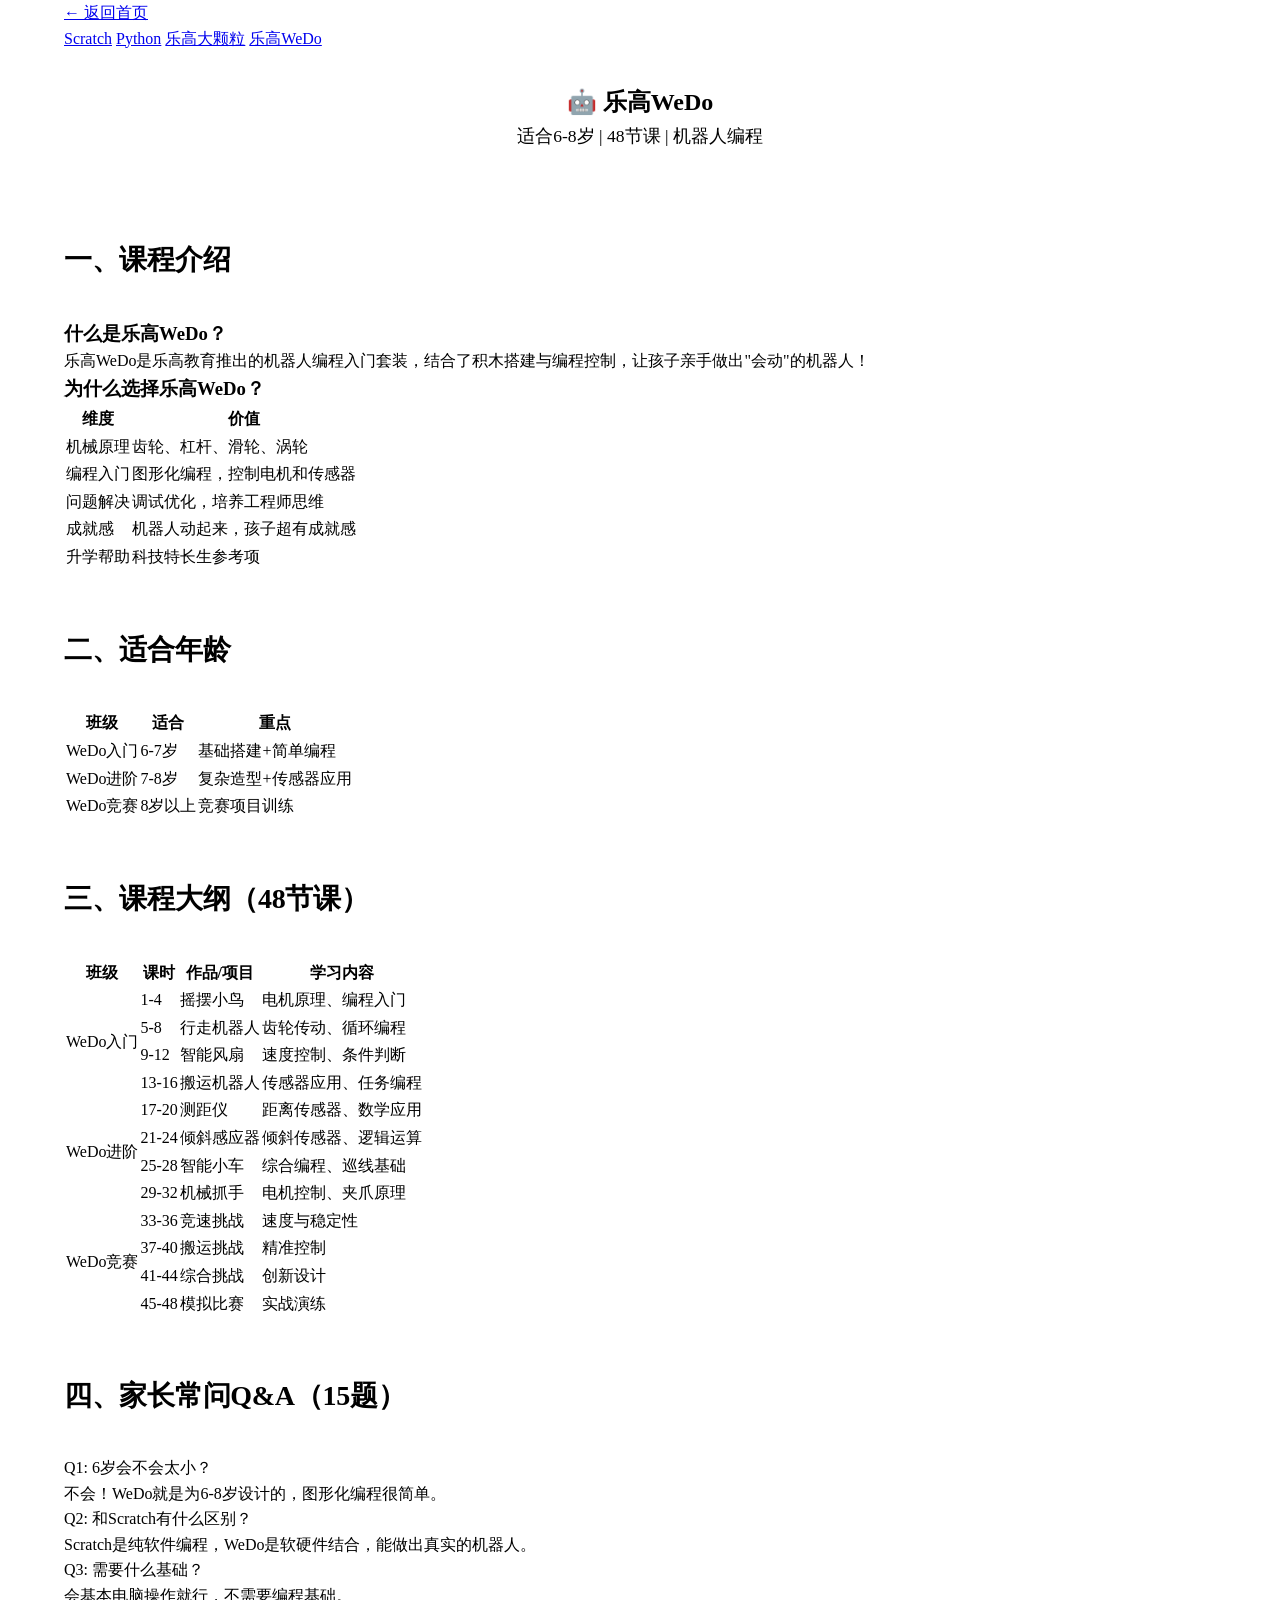
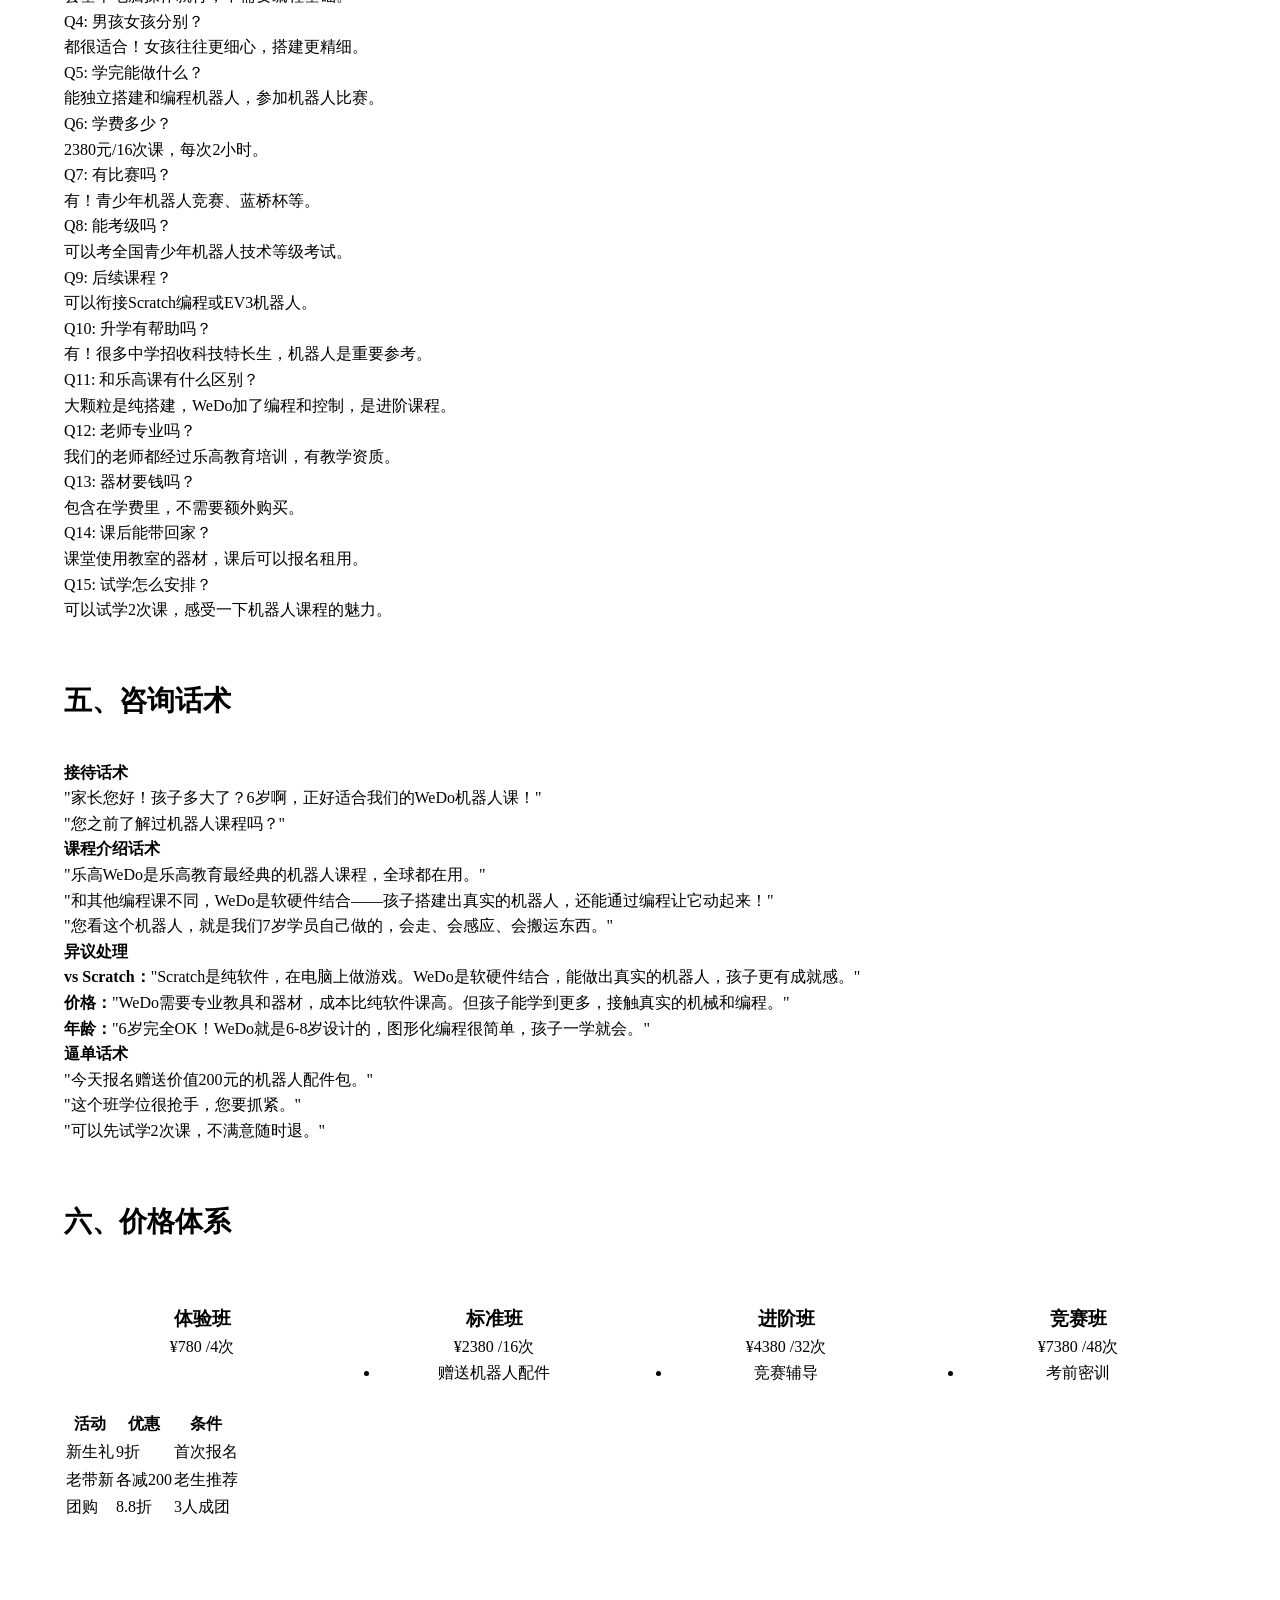
<file: lego-wedo.html>
<!DOCTYPE html>
<html lang="zh-CN">
<head>
    <meta charset="UTF-8">
    <meta name="viewport" content="width=device-width, initial-scale=1.0">
    <title>乐高WeDo - 乐造内部培训</title>
    <link rel="stylesheet" href="styles.css">
</head>
<body>
    <nav class="nav-bar">
        <div class="container">
            <a href="index.html" class="back-link">← 返回首页</a>
            <div class="nav-links">
                <a href="scratch.html">Scratch</a>
                <a href="python.html">Python</a>
                <a href="lego-duplo.html">乐高大颗粒</a>
                <a href="lego-wedo.html" class="active">乐高WeDo</a>
            </div>
        </div>
    </nav>

    <main class="container">
        <section class="intro">
            <h1>🤖 乐高WeDo</h1>
            <p>适合6-8岁 | 48节课 | 机器人编程</p>
        </section>

        <section class="content-section">
            <h2>一、课程介绍</h2>
            <h3>什么是乐高WeDo？</h3>
            <p>乐高WeDo是乐高教育推出的机器人编程入门套装，结合了积木搭建与编程控制，让孩子亲手做出"会动"的机器人！</p>
            
            <h3>为什么选择乐高WeDo？</h3>
            <table>
                <tr><th>维度</th><th>价值</th></tr>
                <tr><td>机械原理</td><td>齿轮、杠杆、滑轮、涡轮</td></tr>
                <tr><td>编程入门</td><td>图形化编程，控制电机和传感器</td></tr>
                <tr><td>问题解决</td><td>调试优化，培养工程师思维</td></tr>
                <tr><td>成就感</td><td>机器人动起来，孩子超有成就感</td></tr>
                <tr><td>升学帮助</td><td>科技特长生参考项</td></tr>
            </table>
        </section>

        <section class="content-section">
            <h2>二、适合年龄</h2>
            <table>
                <tr><th>班级</th><th>适合</th><th>重点</th></tr>
                <tr><td>WeDo入门</td><td>6-7岁</td><td>基础搭建+简单编程</td></tr>
                <tr><td>WeDo进阶</td><td>7-8岁</td><td>复杂造型+传感器应用</td></tr>
                <tr><td>WeDo竞赛</td><td>8岁以上</td><td>竞赛项目训练</td></tr>
            </table>
        </section>

        <section class="content-section">
            <h2>三、课程大纲（48节课）</h2>
            <table>
                <tr><th>班级</th><th>课时</th><th>作品/项目</th><th>学习内容</th></tr>
                <tr><td rowspan="4">WeDo入门</td><td>1-4</td><td>摇摆小鸟</td><td>电机原理、编程入门</td></tr>
                <tr><td>5-8</td><td>行走机器人</td><td>齿轮传动、循环编程</td></tr>
                <tr><td>9-12</td><td>智能风扇</td><td>速度控制、条件判断</td></tr>
                <tr><td>13-16</td><td>搬运机器人</td><td>传感器应用、任务编程</td></tr>
                <tr><td rowspan="4">WeDo进阶</td><td>17-20</td><td>测距仪</td><td>距离传感器、数学应用</td></tr>
                <tr><td>21-24</td><td>倾斜感应器</td><td>倾斜传感器、逻辑运算</td></tr>
                <tr><td>25-28</td><td>智能小车</td><td>综合编程、巡线基础</td></tr>
                <tr><td>29-32</td><td>机械抓手</td><td>电机控制、夹爪原理</td></tr>
                <tr><td rowspan="4">WeDo竞赛</td><td>33-36</td><td>竞速挑战</td><td>速度与稳定性</td></tr>
                <tr><td>37-40</td><td>搬运挑战</td><td>精准控制</td></tr>
                <tr><td>41-44</td><td>综合挑战</td><td>创新设计</td></tr>
                <tr><td>45-48</td><td>模拟比赛</td><td>实战演练</td></tr>
            </table>
        </section>

        <section class="content-section">
            <h2>四、家长常问Q&A（15题）</h2>
            <div class="qa-item"><div class="question">Q1: 6岁会不会太小？</div><div class="answer">不会！WeDo就是为6-8岁设计的，图形化编程很简单。</div></div>
            <div class="qa-item"><div class="question">Q2: 和Scratch有什么区别？</div><div class="answer">Scratch是纯软件编程，WeDo是软硬件结合，能做出真实的机器人。</div></div>
            <div class="qa-item"><div class="question">Q3: 需要什么基础？</div><div class="answer">会基本电脑操作就行，不需要编程基础。</div></div>
            <div class="qa-item"><div class="question">Q4: 男孩女孩分别？</div><div class="answer">都很适合！女孩往往更细心，搭建更精细。</div></div>
            <div class="qa-item"><div class="question">Q5: 学完能做什么？</div><div class="answer">能独立搭建和编程机器人，参加机器人比赛。</div></div>
            <div class="qa-item"><div class="question">Q6: 学费多少？</div><div class="answer">2380元/16次课，每次2小时。</div></div>
            <div class="qa-item"><div class="question">Q7: 有比赛吗？</div><div class="answer">有！青少年机器人竞赛、蓝桥杯等。</div></div>
            <div class="qa-item"><div class="question">Q8: 能考级吗？</div><div class="answer">可以考全国青少年机器人技术等级考试。</div></div>
            <div class="qa-item"><div class="question">Q9: 后续课程？</div><div class="answer">可以衔接Scratch编程或EV3机器人。</div></div>
            <div class="qa-item"><div class="question">Q10: 升学有帮助吗？</div><div class="answer">有！很多中学招收科技特长生，机器人是重要参考。</div></div>
            <div class="qa-item"><div class="question">Q11: 和乐高课有什么区别？</div><div class="answer">大颗粒是纯搭建，WeDo加了编程和控制，是进阶课程。</div></div>
            <div class="qa-item"><div class="question">Q12: 老师专业吗？</div><div class="answer">我们的老师都经过乐高教育培训，有教学资质。</div></div>
            <div class="qa-item"><div class="question">Q13: 器材要钱吗？</div><div class="answer">包含在学费里，不需要额外购买。</div></div>
            <div class="qa-item"><div class="question">Q14: 课后能带回家？</div><div class="answer">课堂使用教室的器材，课后可以报名租用。</div></div>
            <div class="qa-item"><div class="question">Q15: 试学怎么安排？</div><div class="answer">可以试学2次课，感受一下机器人课程的魅力。</div></div>
        </section>

        <section class="content-section">
            <h2>五、咨询话术</h2>
            <div class="speech-card">
                <h4>接待话术</h4>
                <p>"家长您好！孩子多大了？6岁啊，正好适合我们的WeDo机器人课！"<br>"您之前了解过机器人课程吗？"</p>
            </div>
            <div class="speech-card">
                <h4>课程介绍话术</h4>
                <p>"乐高WeDo是乐高教育最经典的机器人课程，全球都在用。"<br>"和其他编程课不同，WeDo是软硬件结合——孩子搭建出真实的机器人，还能通过编程让它动起来！"<br>"您看这个机器人，就是我们7岁学员自己做的，会走、会感应、会搬运东西。"</p>
            </div>
            <div class="speech-card">
                <h4>异议处理</h4>
                <p><strong>vs Scratch：</strong>"Scratch是纯软件，在电脑上做游戏。WeDo是软硬件结合，能做出真实的机器人，孩子更有成就感。"<br>
                <strong>价格：</strong>"WeDo需要专业教具和器材，成本比纯软件课高。但孩子能学到更多，接触真实的机械和编程。"<br>
                <strong>年龄：</strong>"6岁完全OK！WeDo就是6-8岁设计的，图形化编程很简单，孩子一学就会。"</p>
            </div>
            <div class="speech-card">
                <h4>逼单话术</h4>
                <p>"今天报名赠送价值200元的机器人配件包。"<br>"这个班学位很抢手，您要抓紧。"<br>"可以先试学2次课，不满意随时退。"</p>
            </div>
        </section>

        <section class="content-section">
            <h2>六、价格体系</h2>
            <div class="price-grid">
                <div class="price-card"><h3>体验班</h3><div class="price">¥780 <span>/4次</span></div></div>
                <div class="price-card featured"><h3>标准班</h3><div class="price">¥2380 <span>/16次</span></div><ul><li>赠送机器人配件</li></ul></div>
                <div class="price-card"><h3>进阶班</h3><div class="price">¥4380 <span>/32次</span></div><ul><li>竞赛辅导</li></ul></div>
                <div class="price-card"><h3>竞赛班</h3><div class="price">¥7380 <span>/48次</span></div><ul><li>考前密训</li></ul></div>
            </div>
            <table>
                <tr><th>活动</th><th>优惠</th><th>条件</th></tr>
                <tr><td>新生礼</td><td>9折</td><td>首次报名</td></tr>
                <tr><td>老带新</td><td>各减200</td><td>老生推荐</td></tr>
                <tr><td>团购</td><td>8.8折</td><td>3人成团</td></tr>
            </table>
        </section>
    </main>

    <footer class="footer">
        <div class="container"><p>© 2026 乐造AI少儿编程 | 内部资料，请勿外传</p></div>
    </footer>
</body>
</html>
</file>
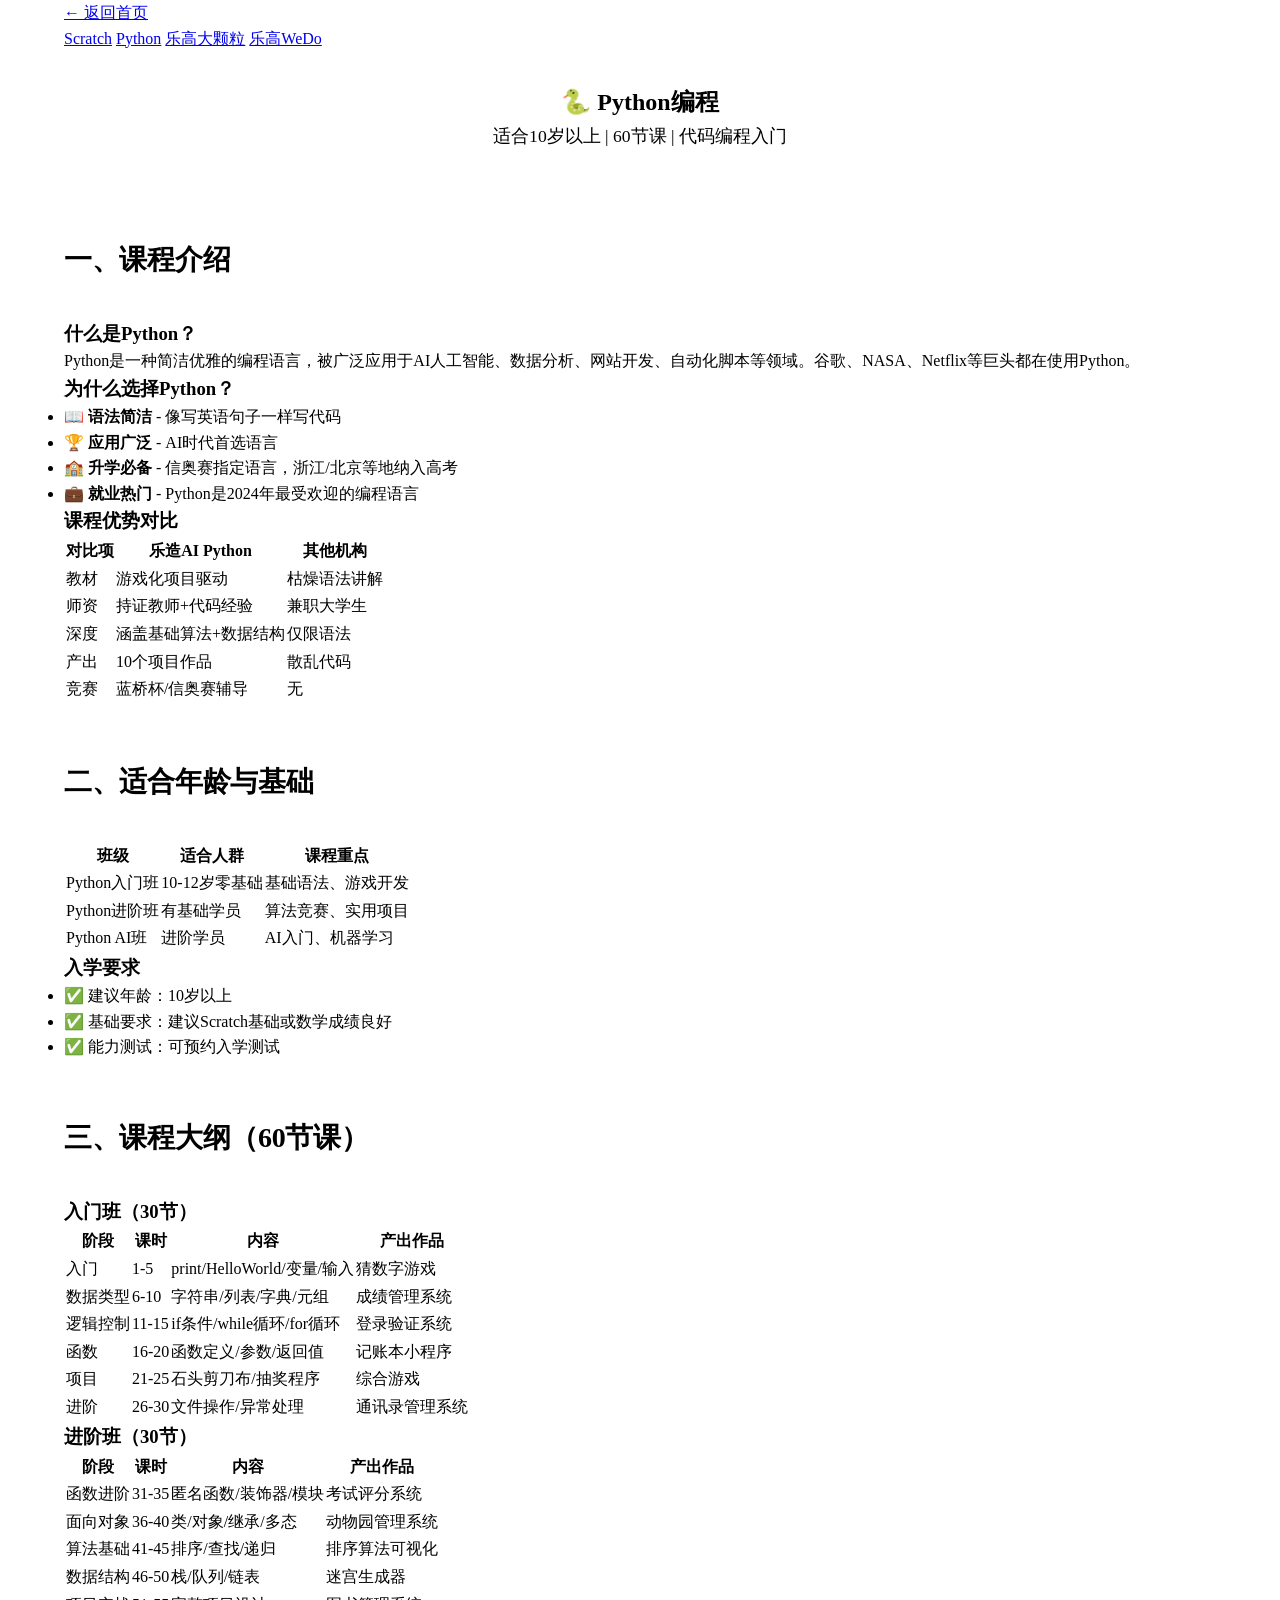
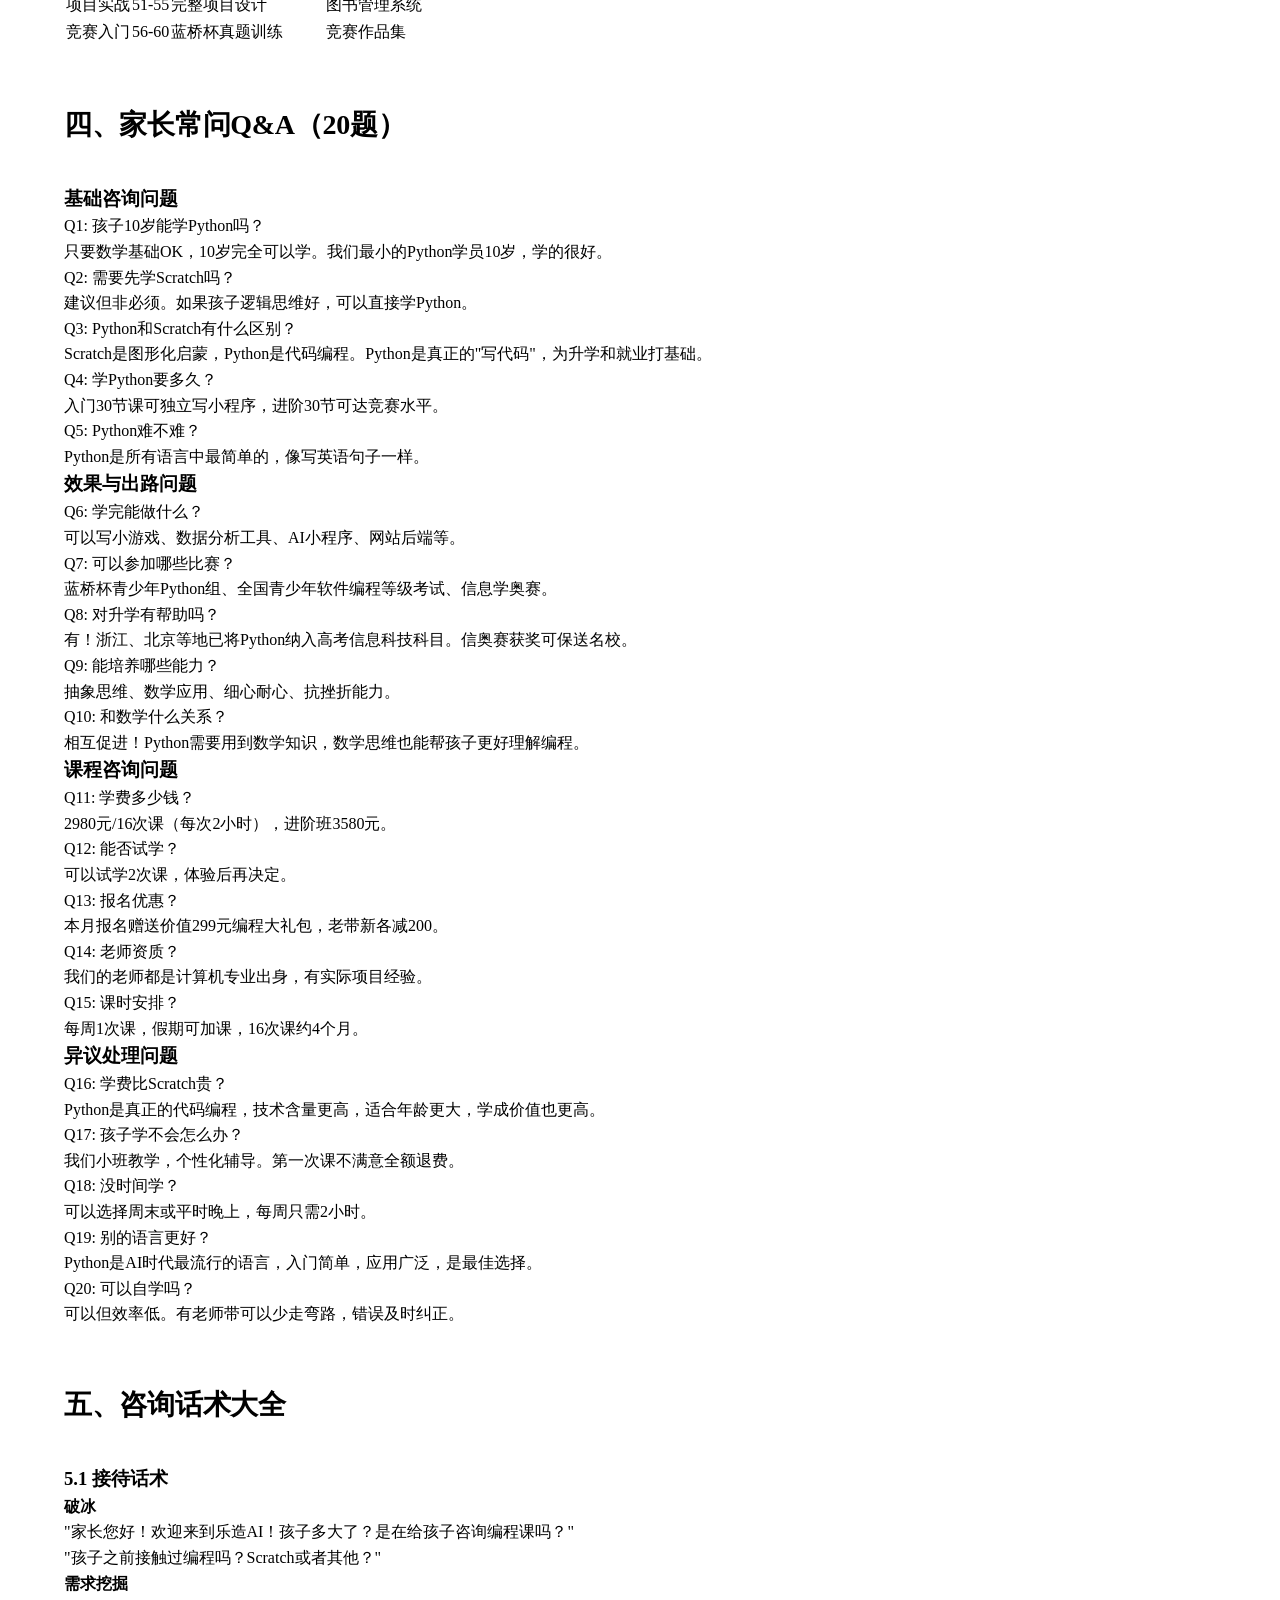
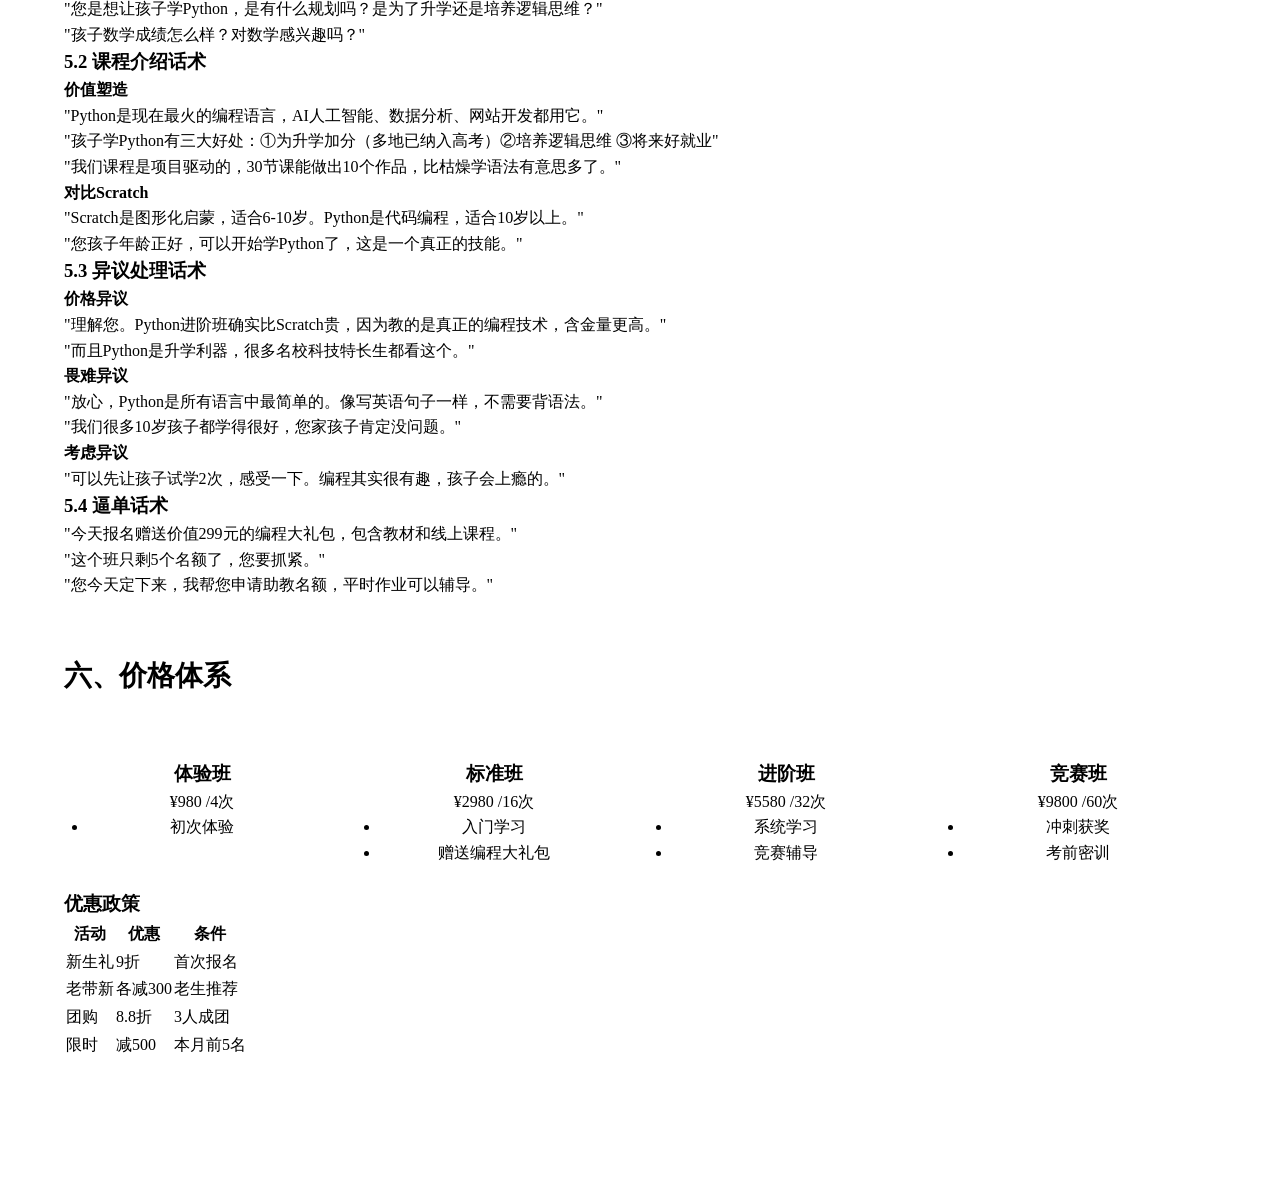
<file: python.html>
<!DOCTYPE html>
<html lang="zh-CN">
<head>
    <meta charset="UTF-8">
    <meta name="viewport" content="width=device-width, initial-scale=1.0">
    <title>Python编程 - 乐造内部培训</title>
    <link rel="stylesheet" href="styles.css">
</head>
<body>
    <nav class="nav-bar">
        <div class="container">
            <a href="index.html" class="back-link">← 返回首页</a>
            <div class="nav-links">
                <a href="scratch.html">Scratch</a>
                <a href="python.html" class="active">Python</a>
                <a href="lego-duplo.html">乐高大颗粒</a>
                <a href="lego-wedo.html">乐高WeDo</a>
            </div>
        </div>
    </nav>

    <main class="container">
        <section class="intro">
            <h1>🐍 Python编程</h1>
            <p>适合10岁以上 | 60节课 | 代码编程入门</p>
        </section>

        <!-- 课程介绍 -->
        <section class="content-section" id="intro">
            <h2>一、课程介绍</h2>
            
            <h3>什么是Python？</h3>
            <p>Python是一种简洁优雅的编程语言，被广泛应用于AI人工智能、数据分析、网站开发、自动化脚本等领域。谷歌、NASA、Netflix等巨头都在使用Python。</p>
            
            <h3>为什么选择Python？</h3>
            <ul>
                <li>📖 <strong>语法简洁</strong> - 像写英语句子一样写代码</li>
                <li>🏆 <strong>应用广泛</strong> - AI时代首选语言</li>
                <li>🏫 <strong>升学必备</strong> - 信奥赛指定语言，浙江/北京等地纳入高考</li>
                <li>💼 <strong>就业热门</strong> - Python是2024年最受欢迎的编程语言</li>
            </ul>

            <h3>课程优势对比</h3>
            <table>
                <tr>
                    <th>对比项</th>
                    <th>乐造AI Python</th>
                    <th>其他机构</th>
                </tr>
                <tr>
                    <td>教材</td>
                    <td>游戏化项目驱动</td>
                    <td>枯燥语法讲解</td>
                </tr>
                <tr>
                    <td>师资</td>
                    <td>持证教师+代码经验</td>
                    <td>兼职大学生</td>
                </tr>
                <tr>
                    <td>深度</td>
                    <td>涵盖基础算法+数据结构</td>
                    <td>仅限语法</td>
                </tr>
                <tr>
                    <td>产出</td>
                    <td>10个项目作品</td>
                    <td>散乱代码</td>
                </tr>
                <tr>
                    <td>竞赛</td>
                    <td>蓝桥杯/信奥赛辅导</td>
                    <td>无</td>
                </tr>
            </table>
        </section>

        <!-- 适合年龄 -->
        <section class="content-section" id="age">
            <h2>二、适合年龄与基础</h2>
            
            <table>
                <tr>
                    <th>班级</th>
                    <th>适合人群</th>
                    <th>课程重点</th>
                </tr>
                <tr>
                    <td>Python入门班</td>
                    <td>10-12岁零基础</td>
                    <td>基础语法、游戏开发</td>
                </tr>
                <tr>
                    <td>Python进阶班</td>
                    <td>有基础学员</td>
                    <td>算法竞赛、实用项目</td>
                </tr>
                <tr>
                    <td>Python AI班</td>
                    <td>进阶学员</td>
                    <td>AI入门、机器学习</td>
                </tr>
            </table>

            <h3>入学要求</h3>
            <ul>
                <li>✅ 建议年龄：10岁以上</li>
                <li>✅ 基础要求：建议Scratch基础或数学成绩良好</li>
                <li>✅ 能力测试：可预约入学测试</li>
            </ul>
        </section>

        <!-- 课程大纲 -->
        <section class="content-section" id="outline">
            <h2>三、课程大纲（60节课）</h2>
            
            <h3>入门班（30节）</h3>
            <table>
                <tr>
                    <th>阶段</th>
                    <th>课时</th>
                    <th>内容</th>
                    <th>产出作品</th>
                </tr>
                <tr>
                    <td>入门</td>
                    <td>1-5</td>
                    <td>print/HelloWorld/变量/输入</td>
                    <td>猜数字游戏</td>
                </tr>
                <tr>
                    <td>数据类型</td>
                    <td>6-10</td>
                    <td>字符串/列表/字典/元组</td>
                    <td>成绩管理系统</td>
                </tr>
                <tr>
                    <td>逻辑控制</td>
                    <td>11-15</td>
                    <td>if条件/while循环/for循环</td>
                    <td>登录验证系统</td>
                </tr>
                <tr>
                    <td>函数</td>
                    <td>16-20</td>
                    <td>函数定义/参数/返回值</td>
                    <td>记账本小程序</td>
                </tr>
                <tr>
                    <td>项目</td>
                    <td>21-25</td>
                    <td>石头剪刀布/抽奖程序</td>
                    <td>综合游戏</td>
                </tr>
                <tr>
                    <td>进阶</td>
                    <td>26-30</td>
                    <td>文件操作/异常处理</td>
                    <td>通讯录管理系统</td>
                </tr>
            </table>

            <h3>进阶班（30节）</h3>
            <table>
                <tr>
                    <th>阶段</th>
                    <th>课时</th>
                    <th>内容</th>
                    <th>产出作品</th>
                </tr>
                <tr>
                    <td>函数进阶</td>
                    <td>31-35</td>
                    <td>匿名函数/装饰器/模块</td>
                    <td>考试评分系统</td>
                </tr>
                <tr>
                    <td>面向对象</td>
                    <td>36-40</td>
                    <td>类/对象/继承/多态</td>
                    <td>动物园管理系统</td>
                </tr>
                <tr>
                    <td>算法基础</td>
                    <td>41-45</td>
                    <td>排序/查找/递归</td>
                    <td>排序算法可视化</td>
                </tr>
                <tr>
                    <td>数据结构</td>
                    <td>46-50</td>
                    <td>栈/队列/链表</td>
                    <td>迷宫生成器</td>
                </tr>
                <tr>
                    <td>项目实战</td>
                    <td>51-55</td>
                    <td>完整项目设计</td>
                    <td>图书管理系统</td>
                </tr>
                <tr>
                    <td>竞赛入门</td>
                    <td>56-60</td>
                    <td>蓝桥杯真题训练</td>
                    <td>竞赛作品集</td>
                </tr>
            </table>
        </section>

        <!-- 家长Q&A -->
        <section class="content-section" id="qa">
            <h2>四、家长常问Q&A（20题）</h2>
            
            <h3>基础咨询问题</h3>
            <div class="qa-item">
                <div class="question">Q1: 孩子10岁能学Python吗？</div>
                <div class="answer">只要数学基础OK，10岁完全可以学。我们最小的Python学员10岁，学的很好。</div>
            </div>
            <div class="qa-item">
                <div class="question">Q2: 需要先学Scratch吗？</div>
                <div class="answer">建议但非必须。如果孩子逻辑思维好，可以直接学Python。</div>
            </div>
            <div class="qa-item">
                <div class="question">Q3: Python和Scratch有什么区别？</div>
                <div class="answer">Scratch是图形化启蒙，Python是代码编程。Python是真正的"写代码"，为升学和就业打基础。</div>
            </div>
            <div class="qa-item">
                <div class="question">Q4: 学Python要多久？</div>
                <div class="answer">入门30节课可独立写小程序，进阶30节可达竞赛水平。</div>
            </div>
            <div class="qa-item">
                <div class="question">Q5: Python难不难？</div>
                <div class="answer">Python是所有语言中最简单的，像写英语句子一样。</div>
            </div>

            <h3>效果与出路问题</h3>
            <div class="qa-item">
                <div class="question">Q6: 学完能做什么？</div>
                <div class="answer">可以写小游戏、数据分析工具、AI小程序、网站后端等。</div>
            </div>
            <div class="qa-item">
                <div class="question">Q7: 可以参加哪些比赛？</div>
                <div class="answer">蓝桥杯青少年Python组、全国青少年软件编程等级考试、信息学奥赛。</div>
            </div>
            <div class="qa-item">
                <div class="question">Q8: 对升学有帮助吗？</div>
                <div class="answer">有！浙江、北京等地已将Python纳入高考信息科技科目。信奥赛获奖可保送名校。</div>
            </div>
            <div class="qa-item">
                <div class="question">Q9: 能培养哪些能力？</div>
                <div class="answer">抽象思维、数学应用、细心耐心、抗挫折能力。</div>
            </div>
            <div class="qa-item">
                <div class="question">Q10: 和数学什么关系？</div>
                <div class="answer">相互促进！Python需要用到数学知识，数学思维也能帮孩子更好理解编程。</div>
            </div>

            <h3>课程咨询问题</h3>
            <div class="qa-item">
                <div class="question">Q11: 学费多少钱？</div>
                <div class="answer">2980元/16次课（每次2小时），进阶班3580元。</div>
            </div>
            <div class="qa-item">
                <div class="question">Q12: 能否试学？</div>
                <div class="answer">可以试学2次课，体验后再决定。</div>
            </div>
            <div class="qa-item">
                <div class="question">Q13: 报名优惠？</div>
                <div class="answer">本月报名赠送价值299元编程大礼包，老带新各减200。</div>
            </div>
            <div class="qa-item">
                <div class="question">Q14: 老师资质？</div>
                <div class="answer">我们的老师都是计算机专业出身，有实际项目经验。</div>
            </div>
            <div class="qa-item">
                <div class="question">Q15: 课时安排？</div>
                <div class="answer">每周1次课，假期可加课，16次课约4个月。</div>
            </div>

            <h3>异议处理问题</h3>
            <div class="qa-item">
                <div class="question">Q16: 学费比Scratch贵？</div>
                <div class="answer">Python是真正的代码编程，技术含量更高，适合年龄更大，学成价值也更高。</div>
            </div>
            <div class="qa-item">
                <div class="question">Q17: 孩子学不会怎么办？</div>
                <div class="answer">我们小班教学，个性化辅导。第一次课不满意全额退费。</div>
            </div>
            <div class="qa-item">
                <div class="question">Q18: 没时间学？</div>
                <div class="answer">可以选择周末或平时晚上，每周只需2小时。</div>
            </div>
            <div class="qa-item">
                <div class="question">Q19: 别的语言更好？</div>
                <div class="answer">Python是AI时代最流行的语言，入门简单，应用广泛，是最佳选择。</div>
            </div>
            <div class="qa-item">
                <div class="question">Q20: 可以自学吗？</div>
                <div class="answer">可以但效率低。有老师带可以少走弯路，错误及时纠正。</div>
            </div>
        </section>

        <!-- 咨询话术 -->
        <section class="content-section" id="speech">
            <h2>五、咨询话术大全</h2>
            
            <h3>5.1 接待话术</h3>
            <div class="speech-card">
                <h4>破冰</h4>
                <p>"家长您好！欢迎来到乐造AI！孩子多大了？是在给孩子咨询编程课吗？"<br>
                "孩子之前接触过编程吗？Scratch或者其他？"</p>
            </div>
            <div class="speech-card">
                <h4>需求挖掘</h4>
                <p>"您是想让孩子学Python，是有什么规划吗？是为了升学还是培养逻辑思维？"<br>
                "孩子数学成绩怎么样？对数学感兴趣吗？"</p>
            </div>

            <h3>5.2 课程介绍话术</h3>
            <div class="speech-card">
                <h4>价值塑造</h4>
                <p>"Python是现在最火的编程语言，AI人工智能、数据分析、网站开发都用它。"<br>
                "孩子学Python有三大好处：①为升学加分（多地已纳入高考）②培养逻辑思维 ③将来好就业"<br>
                "我们课程是项目驱动的，30节课能做出10个作品，比枯燥学语法有意思多了。"</p>
            </div>
            <div class="speech-card">
                <h4>对比Scratch</h4>
                <p>"Scratch是图形化启蒙，适合6-10岁。Python是代码编程，适合10岁以上。"<br>
                "您孩子年龄正好，可以开始学Python了，这是一个真正的技能。"</p>
            </div>

            <h3>5.3 异议处理话术</h3>
            <div class="speech-card">
                <h4>价格异议</h4>
                <p>"理解您。Python进阶班确实比Scratch贵，因为教的是真正的编程技术，含金量更高。"<br>
                "而且Python是升学利器，很多名校科技特长生都看这个。"</p>
            </div>
            <div class="speech-card">
                <h4>畏难异议</h4>
                <p>"放心，Python是所有语言中最简单的。像写英语句子一样，不需要背语法。"<br>
                "我们很多10岁孩子都学得很好，您家孩子肯定没问题。"</p>
            </div>
            <div class="speech-card">
                <h4>考虑异议</h4>
                <p>"可以先让孩子试学2次，感受一下。编程其实很有趣，孩子会上瘾的。"</p>
            </div>

            <h3>5.4 逼单话术</h3>
            <div class="speech-card">
                <p>"今天报名赠送价值299元的编程大礼包，包含教材和线上课程。"<br>
                "这个班只剩5个名额了，您要抓紧。"<br>
                "您今天定下来，我帮您申请助教名额，平时作业可以辅导。"</p>
            </div>
        </section>

        <!-- 价格体系 -->
        <section class="content-section" id="price">
            <h2>六、价格体系</h2>
            
            <div class="price-grid">
                <div class="price-card">
                    <h3>体验班</h3>
                    <div class="price">¥980 <span>/4次</span></div>
                    <ul><li>初次体验</li></ul>
                </div>
                <div class="price-card featured">
                    <h3>标准班</h3>
                    <div class="price">¥2980 <span>/16次</span></div>
                    <ul><li>入门学习</li><li>赠送编程大礼包</li></ul>
                </div>
                <div class="price-card">
                    <h3>进阶班</h3>
                    <div class="price">¥5580 <span>/32次</span></div>
                    <ul><li>系统学习</li><li>竞赛辅导</li></ul>
                </div>
                <div class="price-card">
                    <h3>竞赛班</h3>
                    <div class="price">¥9800 <span>/60次</span></div>
                    <ul><li>冲刺获奖</li><li>考前密训</li></ul>
                </div>
            </div>

            <h3>优惠政策</h3>
            <table>
                <tr><th>活动</th><th>优惠</th><th>条件</th></tr>
                <tr><td>新生礼</td><td>9折</td><td>首次报名</td></tr>
                <tr><td>老带新</td><td>各减300</td><td>老生推荐</td></tr>
                <tr><td>团购</td><td>8.8折</td><td>3人成团</td></tr>
                <tr><td>限时</td><td>减500</td><td>本月前5名</td></tr>
            </table>
        </section>
    </main>

    <footer class="footer">
        <div class="container">
            <p>© 2026 乐造AI少儿编程 | 内部资料，请勿外传</p>
        </div>
    </footer>
</body>
</html>
</file>
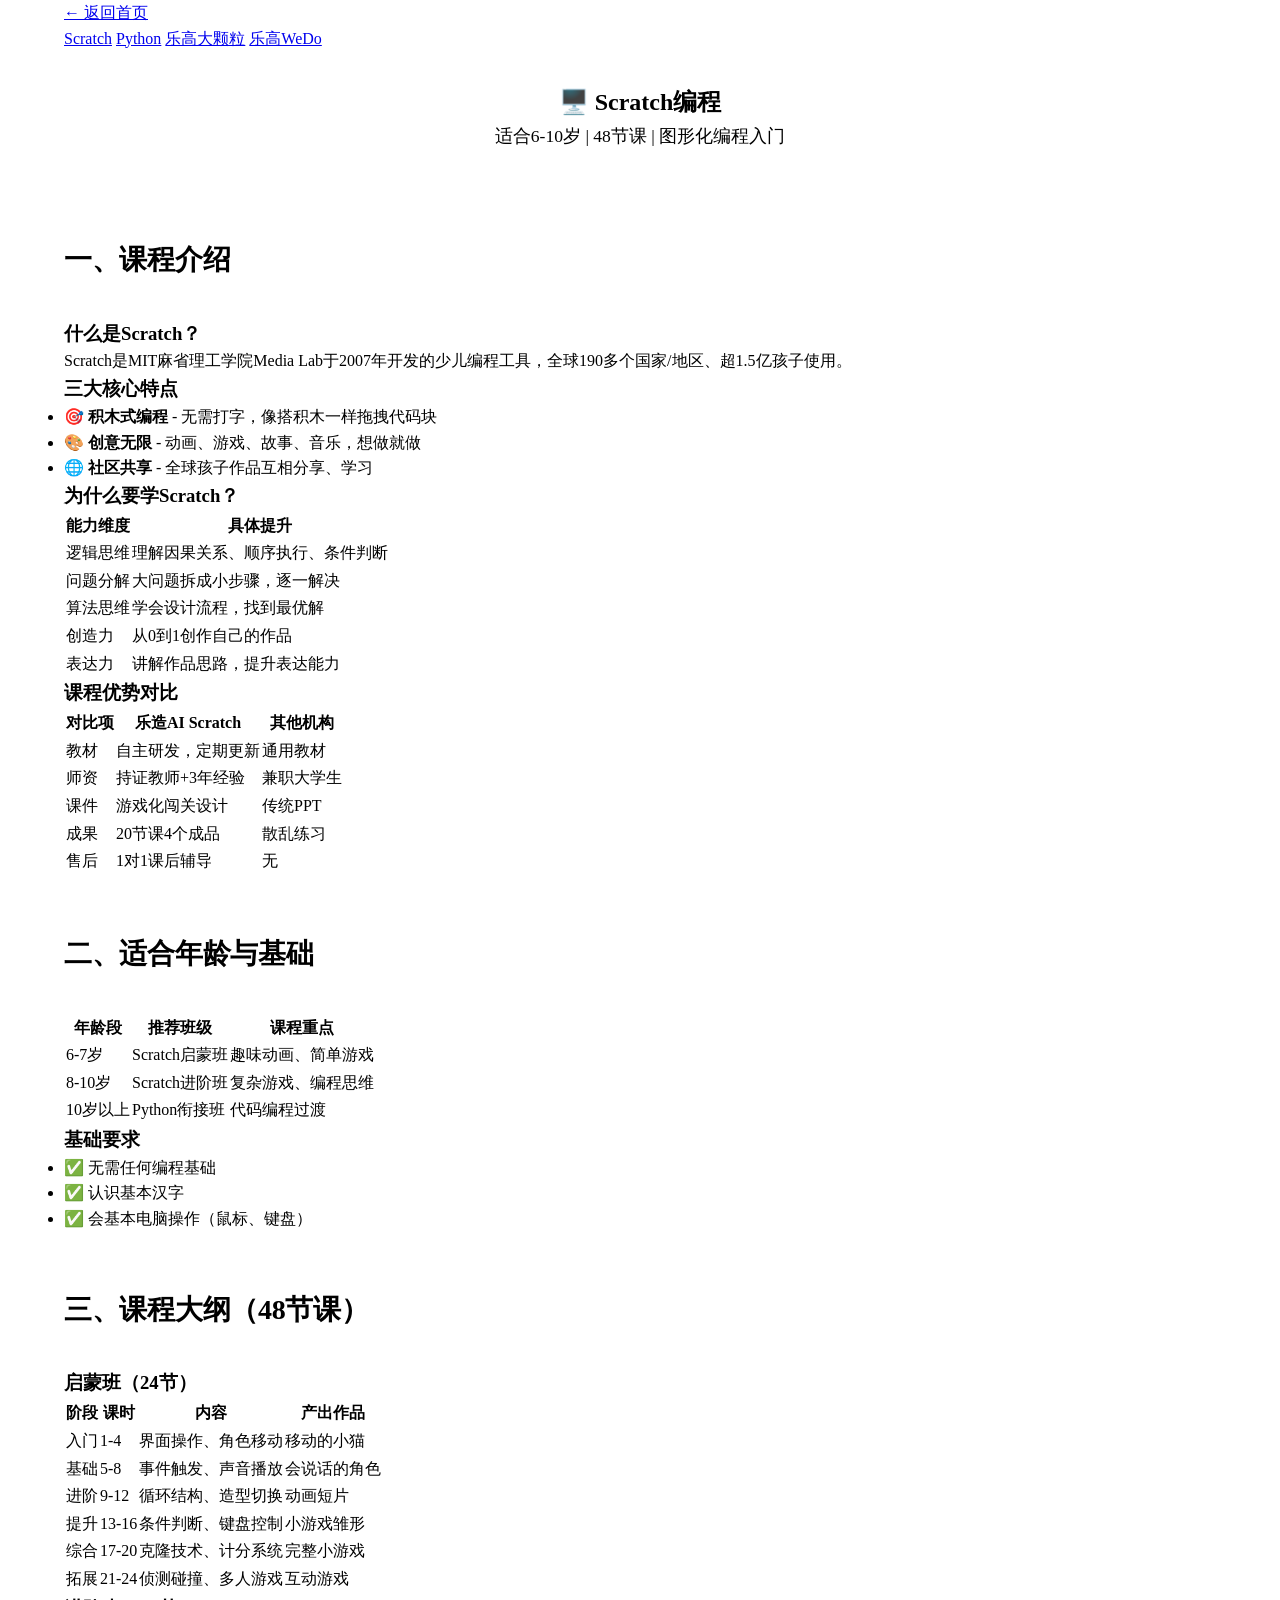
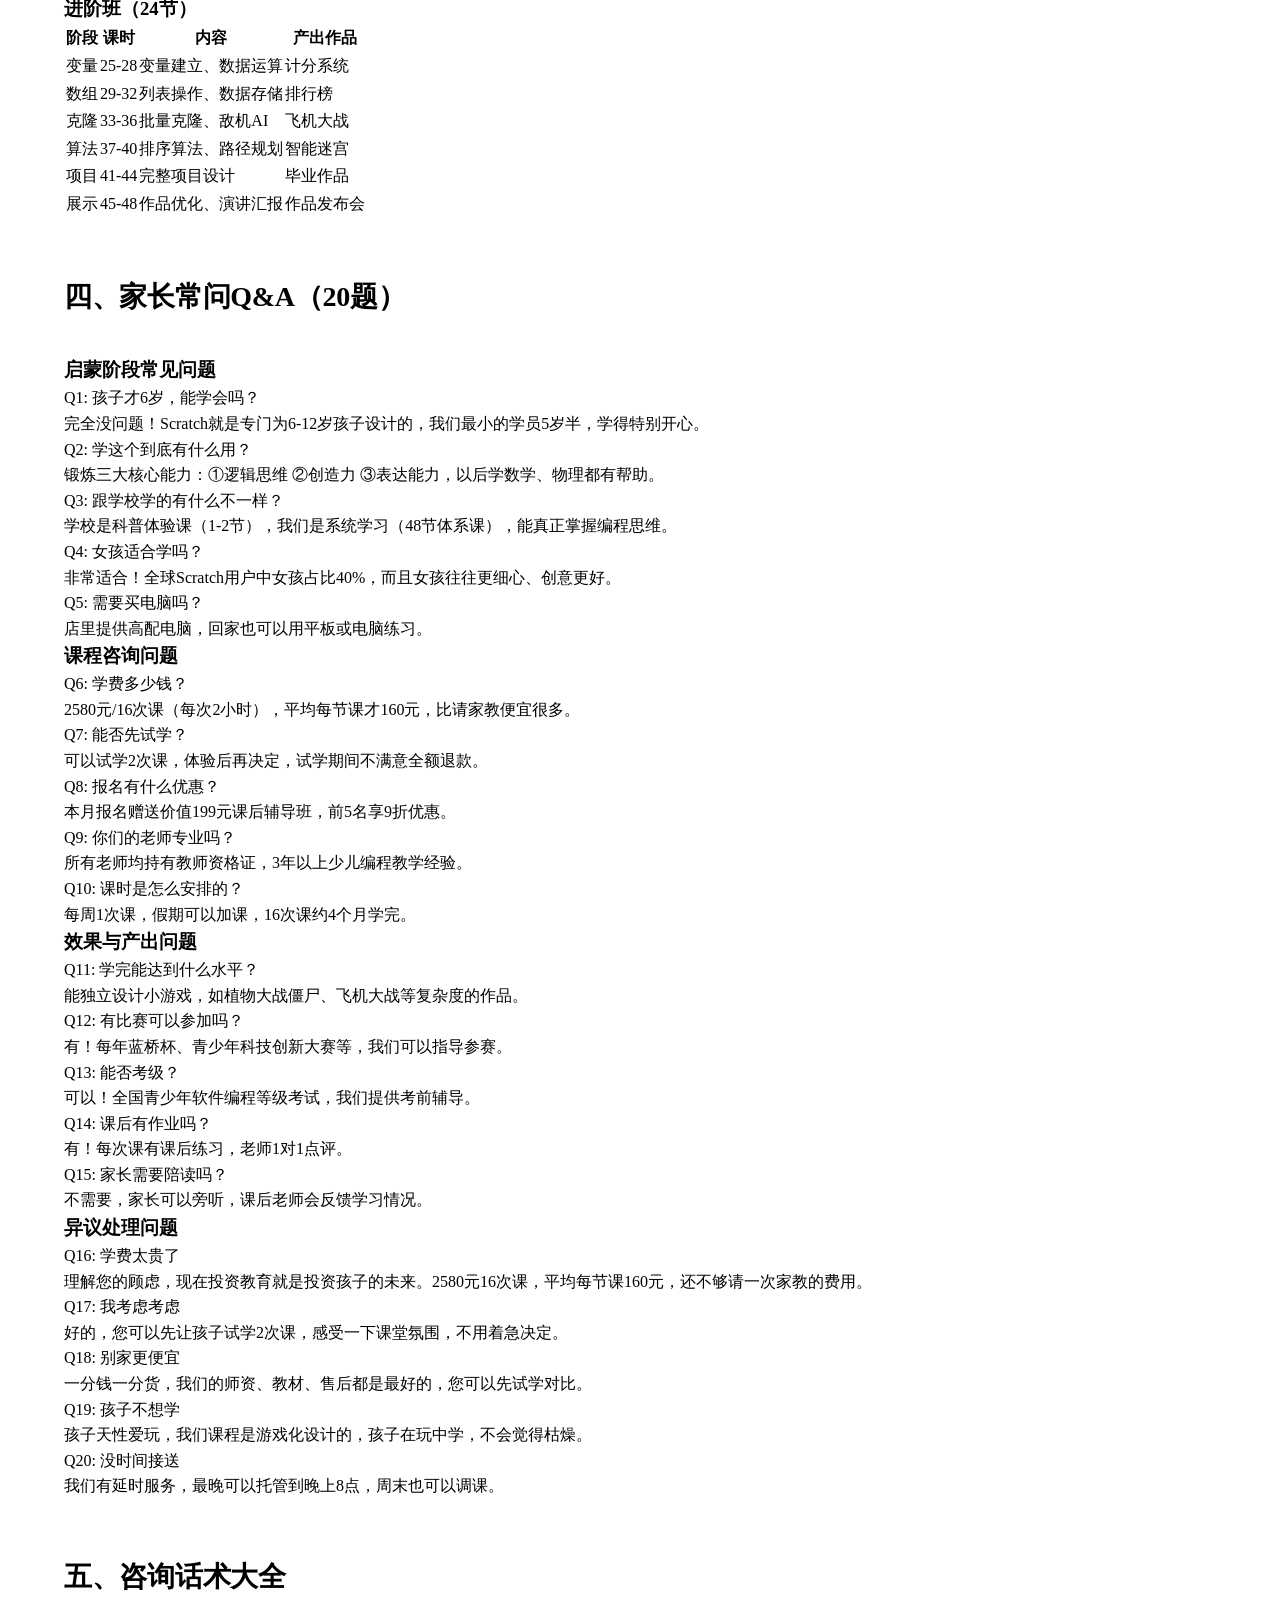
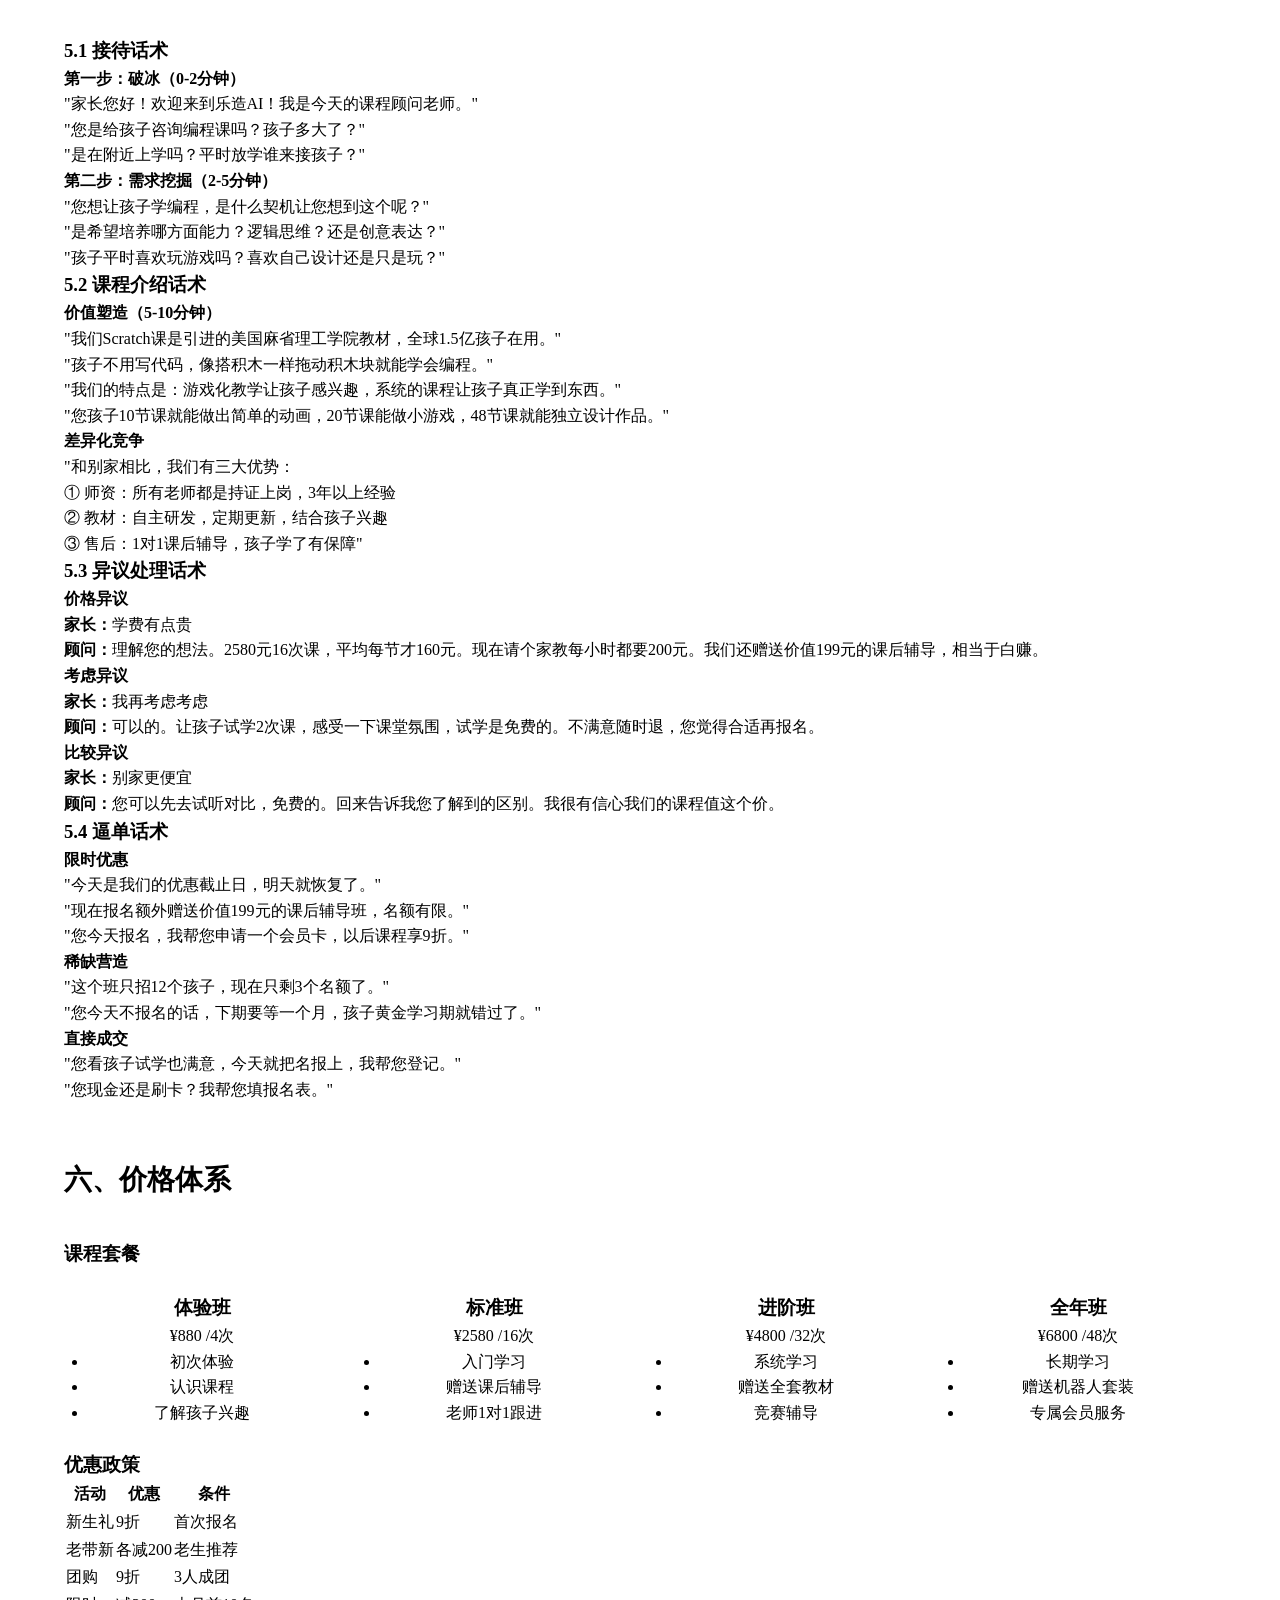
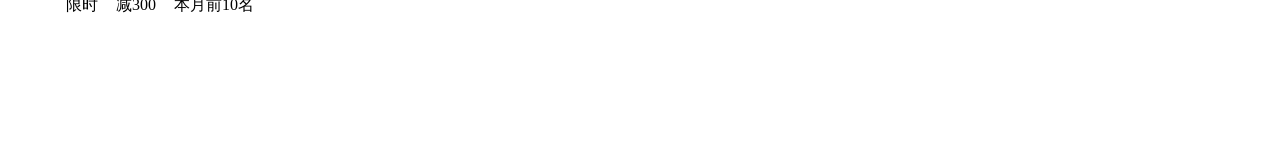
<file: scratch.html>
<!DOCTYPE html>
<html lang="zh-CN">
<head>
    <meta charset="UTF-8">
    <meta name="viewport" content="width=device-width, initial-scale=1.0">
    <title>Scratch编程 - 乐造内部培训</title>
    <link rel="stylesheet" href="styles.css">
</head>
<body>
    <nav class="nav-bar">
        <div class="container">
            <a href="index.html" class="back-link">← 返回首页</a>
            <div class="nav-links">
                <a href="scratch.html" class="active">Scratch</a>
                <a href="python.html">Python</a>
                <a href="lego-duplo.html">乐高大颗粒</a>
                <a href="lego-wedo.html">乐高WeDo</a>
            </div>
        </div>
    </nav>

    <main class="container">
        <section class="intro">
            <h1>🖥️ Scratch编程</h1>
            <p>适合6-10岁 | 48节课 | 图形化编程入门</p>
        </section>

        <!-- 课程介绍 -->
        <section class="content-section" id="intro">
            <h2>一、课程介绍</h2>
            
            <h3>什么是Scratch？</h3>
            <p>Scratch是MIT麻省理工学院Media Lab于2007年开发的少儿编程工具，全球190多个国家/地区、超1.5亿孩子使用。</p>
            
            <h3>三大核心特点</h3>
            <ul>
                <li>🎯 <strong>积木式编程</strong> - 无需打字，像搭积木一样拖拽代码块</li>
                <li>🎨 <strong>创意无限</strong> - 动画、游戏、故事、音乐，想做就做</li>
                <li>🌐 <strong>社区共享</strong> - 全球孩子作品互相分享、学习</li>
            </ul>

            <h3>为什么要学Scratch？</h3>
            <table>
                <tr>
                    <th>能力维度</th>
                    <th>具体提升</th>
                </tr>
                <tr>
                    <td>逻辑思维</td>
                    <td>理解因果关系、顺序执行、条件判断</td>
                </tr>
                <tr>
                    <td>问题分解</td>
                    <td>大问题拆成小步骤，逐一解决</td>
                </tr>
                <tr>
                    <td>算法思维</td>
                    <td>学会设计流程，找到最优解</td>
                </tr>
                <tr>
                    <td>创造力</td>
                    <td>从0到1创作自己的作品</td>
                </tr>
                <tr>
                    <td>表达力</td>
                    <td>讲解作品思路，提升表达能力</td>
                </tr>
            </table>

            <h3>课程优势对比</h3>
            <table>
                <tr>
                    <th>对比项</th>
                    <th>乐造AI Scratch</th>
                    <th>其他机构</th>
                </tr>
                <tr>
                    <td>教材</td>
                    <td>自主研发，定期更新</td>
                    <td>通用教材</td>
                </tr>
                <tr>
                    <td>师资</td>
                    <td>持证教师+3年经验</td>
                    <td>兼职大学生</td>
                </tr>
                <tr>
                    <td>课件</td>
                    <td>游戏化闯关设计</td>
                    <td>传统PPT</td>
                </tr>
                <tr>
                    <td>成果</td>
                    <td>20节课4个成品</td>
                    <td>散乱练习</td>
                </tr>
                <tr>
                    <td>售后</td>
                    <td>1对1课后辅导</td>
                    <td>无</td>
                </tr>
            </table>
        </section>

        <!-- 适合年龄 -->
        <section class="content-section" id="age">
            <h2>二、适合年龄与基础</h2>
            
            <table>
                <tr>
                    <th>年龄段</th>
                    <th>推荐班级</th>
                    <th>课程重点</th>
                </tr>
                <tr>
                    <td>6-7岁</td>
                    <td>Scratch启蒙班</td>
                    <td>趣味动画、简单游戏</td>
                </tr>
                <tr>
                    <td>8-10岁</td>
                    <td>Scratch进阶班</td>
                    <td>复杂游戏、编程思维</td>
                </tr>
                <tr>
                    <td>10岁以上</td>
                    <td>Python衔接班</td>
                    <td>代码编程过渡</td>
                </tr>
            </table>

            <h3>基础要求</h3>
            <ul>
                <li>✅ 无需任何编程基础</li>
                <li>✅ 认识基本汉字</li>
                <li>✅ 会基本电脑操作（鼠标、键盘）</li>
            </ul>
        </section>

        <!-- 课程大纲 -->
        <section class="content-section" id="outline">
            <h2>三、课程大纲（48节课）</h2>
            
            <h3>启蒙班（24节）</h3>
            <table>
                <tr>
                    <th>阶段</th>
                    <th>课时</th>
                    <th>内容</th>
                    <th>产出作品</th>
                </tr>
                <tr>
                    <td>入门</td>
                    <td>1-4</td>
                    <td>界面操作、角色移动</td>
                    <td>移动的小猫</td>
                </tr>
                <tr>
                    <td>基础</td>
                    <td>5-8</td>
                    <td>事件触发、声音播放</td>
                    <td>会说话的角色</td>
                </tr>
                <tr>
                    <td>进阶</td>
                    <td>9-12</td>
                    <td>循环结构、造型切换</td>
                    <td>动画短片</td>
                </tr>
                <tr>
                    <td>提升</td>
                    <td>13-16</td>
                    <td>条件判断、键盘控制</td>
                    <td>小游戏雏形</td>
                </tr>
                <tr>
                    <td>综合</td>
                    <td>17-20</td>
                    <td>克隆技术、计分系统</td>
                    <td>完整小游戏</td>
                </tr>
                <tr>
                    <td>拓展</td>
                    <td>21-24</td>
                    <td>侦测碰撞、多人游戏</td>
                    <td>互动游戏</td>
                </tr>
            </table>

            <h3>进阶班（24节）</h3>
            <table>
                <tr>
                    <th>阶段</th>
                    <th>课时</th>
                    <th>内容</th>
                    <th>产出作品</th>
                </tr>
                <tr>
                    <td>变量</td>
                    <td>25-28</td>
                    <td>变量建立、数据运算</td>
                    <td>计分系统</td>
                </tr>
                <tr>
                    <td>数组</td>
                    <td>29-32</td>
                    <td>列表操作、数据存储</td>
                    <td>排行榜</td>
                </tr>
                <tr>
                    <td>克隆</td>
                    <td>33-36</td>
                    <td>批量克隆、敌机AI</td>
                    <td>飞机大战</td>
                </tr>
                <tr>
                    <td>算法</td>
                    <td>37-40</td>
                    <td>排序算法、路径规划</td>
                    <td>智能迷宫</td>
                </tr>
                <tr>
                    <td>项目</td>
                    <td>41-44</td>
                    <td>完整项目设计</td>
                    <td>毕业作品</td>
                </tr>
                <tr>
                    <td>展示</td>
                    <td>45-48</td>
                    <td>作品优化、演讲汇报</td>
                    <td>作品发布会</td>
                </tr>
            </table>
        </section>

        <!-- 家长Q&A -->
        <section class="content-section" id="qa">
            <h2>四、家长常问Q&A（20题）</h2>
            
            <h3>启蒙阶段常见问题</h3>
            <div class="qa-item">
                <div class="question">Q1: 孩子才6岁，能学会吗？</div>
                <div class="answer">完全没问题！Scratch就是专门为6-12岁孩子设计的，我们最小的学员5岁半，学得特别开心。</div>
            </div>
            <div class="qa-item">
                <div class="question">Q2: 学这个到底有什么用？</div>
                <div class="answer">锻炼三大核心能力：①逻辑思维 ②创造力 ③表达能力，以后学数学、物理都有帮助。</div>
            </div>
            <div class="qa-item">
                <div class="question">Q3: 跟学校学的有什么不一样？</div>
                <div class="answer">学校是科普体验课（1-2节），我们是系统学习（48节体系课），能真正掌握编程思维。</div>
            </div>
            <div class="qa-item">
                <div class="question">Q4: 女孩适合学吗？</div>
                <div class="answer">非常适合！全球Scratch用户中女孩占比40%，而且女孩往往更细心、创意更好。</div>
            </div>
            <div class="qa-item">
                <div class="question">Q5: 需要买电脑吗？</div>
                <div class="answer">店里提供高配电脑，回家也可以用平板或电脑练习。</div>
            </div>

            <h3>课程咨询问题</h3>
            <div class="qa-item">
                <div class="question">Q6: 学费多少钱？</div>
                <div class="answer">2580元/16次课（每次2小时），平均每节课才160元，比请家教便宜很多。</div>
            </div>
            <div class="qa-item">
                <div class="question">Q7: 能否先试学？</div>
                <div class="answer">可以试学2次课，体验后再决定，试学期间不满意全额退款。</div>
            </div>
            <div class="qa-item">
                <div class="question">Q8: 报名有什么优惠？</div>
                <div class="answer">本月报名赠送价值199元课后辅导班，前5名享9折优惠。</div>
            </div>
            <div class="qa-item">
                <div class="question">Q9: 你们的老师专业吗？</div>
                <div class="answer">所有老师均持有教师资格证，3年以上少儿编程教学经验。</div>
            </div>
            <div class="qa-item">
                <div class="question">Q10: 课时是怎么安排的？</div>
                <div class="answer">每周1次课，假期可以加课，16次课约4个月学完。</div>
            </div>

            <h3>效果与产出问题</h3>
            <div class="qa-item">
                <div class="question">Q11: 学完能达到什么水平？</div>
                <div class="answer">能独立设计小游戏，如植物大战僵尸、飞机大战等复杂度的作品。</div>
            </div>
            <div class="qa-item">
                <div class="question">Q12: 有比赛可以参加吗？</div>
                <div class="answer">有！每年蓝桥杯、青少年科技创新大赛等，我们可以指导参赛。</div>
            </div>
            <div class="qa-item">
                <div class="question">Q13: 能否考级？</div>
                <div class="answer">可以！全国青少年软件编程等级考试，我们提供考前辅导。</div>
            </div>
            <div class="qa-item">
                <div class="question">Q14: 课后有作业吗？</div>
                <div class="answer">有！每次课有课后练习，老师1对1点评。</div>
            </div>
            <div class="qa-item">
                <div class="question">Q15: 家长需要陪读吗？</div>
                <div class="answer">不需要，家长可以旁听，课后老师会反馈学习情况。</div>
            </div>

            <h3>异议处理问题</h3>
            <div class="qa-item">
                <div class="question">Q16: 学费太贵了</div>
                <div class="answer">理解您的顾虑，现在投资教育就是投资孩子的未来。2580元16次课，平均每节课160元，还不够请一次家教的费用。</div>
            </div>
            <div class="qa-item">
                <div class="question">Q17: 我考虑考虑</div>
                <div class="answer">好的，您可以先让孩子试学2次课，感受一下课堂氛围，不用着急决定。</div>
            </div>
            <div class="qa-item">
                <div class="question">Q18: 别家更便宜</div>
                <div class="answer">一分钱一分货，我们的师资、教材、售后都是最好的，您可以先试学对比。</div>
            </div>
            <div class="qa-item">
                <div class="question">Q19: 孩子不想学</div>
                <div class="answer">孩子天性爱玩，我们课程是游戏化设计的，孩子在玩中学，不会觉得枯燥。</div>
            </div>
            <div class="qa-item">
                <div class="question">Q20: 没时间接送</div>
                <div class="answer">我们有延时服务，最晚可以托管到晚上8点，周末也可以调课。</div>
            </div>
        </section>

        <!-- 咨询话术 -->
        <section class="content-section" id="speech">
            <h2>五、咨询话术大全</h2>
            
            <h3>5.1 接待话术</h3>
            <div class="speech-card">
                <h4>第一步：破冰（0-2分钟）</h4>
                <p>"家长您好！欢迎来到乐造AI！我是今天的课程顾问老师。"<br>
                "您是给孩子咨询编程课吗？孩子多大了？"<br>
                "是在附近上学吗？平时放学谁来接孩子？"</p>
            </div>
            <div class="speech-card">
                <h4>第二步：需求挖掘（2-5分钟）</h4>
                <p>"您想让孩子学编程，是什么契机让您想到这个呢？"<br>
                "是希望培养哪方面能力？逻辑思维？还是创意表达？"<br>
                "孩子平时喜欢玩游戏吗？喜欢自己设计还是只是玩？"</p>
            </div>

            <h3>5.2 课程介绍话术</h3>
            <div class="speech-card">
                <h4>价值塑造（5-10分钟）</h4>
                <p>"我们Scratch课是引进的美国麻省理工学院教材，全球1.5亿孩子在用。"<br>
                "孩子不用写代码，像搭积木一样拖动积木块就能学会编程。"<br>
                "我们的特点是：游戏化教学让孩子感兴趣，系统的课程让孩子真正学到东西。"<br>
                "您孩子10节课就能做出简单的动画，20节课能做小游戏，48节课就能独立设计作品。"</p>
            </div>
            <div class="speech-card">
                <h4>差异化竞争</h4>
                <p>"和别家相比，我们有三大优势：<br>
                ① 师资：所有老师都是持证上岗，3年以上经验<br>
                ② 教材：自主研发，定期更新，结合孩子兴趣<br>
                ③ 售后：1对1课后辅导，孩子学了有保障"</p>
            </div>

            <h3>5.3 异议处理话术</h3>
            <div class="speech-card">
                <h4>价格异议</h4>
                <p><strong>家长：</strong>学费有点贵<br>
                <strong>顾问：</strong>理解您的想法。2580元16次课，平均每节才160元。现在请个家教每小时都要200元。我们还赠送价值199元的课后辅导，相当于白赚。</p>
            </div>
            <div class="speech-card">
                <h4>考虑异议</h4>
                <p><strong>家长：</strong>我再考虑考虑<br>
                <strong>顾问：</strong>可以的。让孩子试学2次课，感受一下课堂氛围，试学是免费的。不满意随时退，您觉得合适再报名。</p>
            </div>
            <div class="speech-card">
                <h4>比较异议</h4>
                <p><strong>家长：</strong>别家更便宜<br>
                <strong>顾问：</strong>您可以先去试听对比，免费的。回来告诉我您了解到的区别。我很有信心我们的课程值这个价。</p>
            </div>

            <h3>5.4 逼单话术</h3>
            <div class="speech-card">
                <h4>限时优惠</h4>
                <p>"今天是我们的优惠截止日，明天就恢复了。"<br>
                "现在报名额外赠送价值199元的课后辅导班，名额有限。"<br>
                "您今天报名，我帮您申请一个会员卡，以后课程享9折。"</p>
            </div>
            <div class="speech-card">
                <h4>稀缺营造</h4>
                <p>"这个班只招12个孩子，现在只剩3个名额了。"<br>
                "您今天不报名的话，下期要等一个月，孩子黄金学习期就错过了。"</p>
            </div>
            <div class="speech-card">
                <h4>直接成交</h4>
                <p>"您看孩子试学也满意，今天就把名报上，我帮您登记。"<br>
                "您现金还是刷卡？我帮您填报名表。"</p>
            </div>
        </section>

        <!-- 价格体系 -->
        <section class="content-section" id="price">
            <h2>六、价格体系</h2>
            
            <h3>课程套餐</h3>
            <div class="price-grid">
                <div class="price-card">
                    <h3>体验班</h3>
                    <div class="price">¥880 <span>/4次</span></div>
                    <ul>
                        <li>初次体验</li>
                        <li>认识课程</li>
                        <li>了解孩子兴趣</li>
                    </ul>
                </div>
                <div class="price-card featured">
                    <h3>标准班</h3>
                    <div class="price">¥2580 <span>/16次</span></div>
                    <ul>
                        <li>入门学习</li>
                        <li>赠送课后辅导</li>
                        <li>老师1对1跟进</li>
                    </ul>
                </div>
                <div class="price-card">
                    <h3>进阶班</h3>
                    <div class="price">¥4800 <span>/32次</span></div>
                    <ul>
                        <li>系统学习</li>
                        <li>赠送全套教材</li>
                        <li>竞赛辅导</li>
                    </ul>
                </div>
                <div class="price-card">
                    <h3>全年班</h3>
                    <div class="price">¥6800 <span>/48次</span></div>
                    <ul>
                        <li>长期学习</li>
                        <li>赠送机器人套装</li>
                        <li>专属会员服务</li>
                    </ul>
                </div>
            </div>

            <h3>优惠政策</h3>
            <table>
                <tr>
                    <th>活动</th>
                    <th>优惠</th>
                    <th>条件</th>
                </tr>
                <tr>
                    <td>新生礼</td>
                    <td>9折</td>
                    <td>首次报名</td>
                </tr>
                <tr>
                    <td>老带新</td>
                    <td>各减200</td>
                    <td>老生推荐</td>
                </tr>
                <tr>
                    <td>团购</td>
                    <td>9折</td>
                    <td>3人成团</td>
                </tr>
                <tr>
                    <td>限时</td>
                    <td>减300</td>
                    <td>本月前10名</td>
                </tr>
            </table>
        </section>
    </main>

    <footer class="footer">
        <div class="container">
            <p>© 2026 乐造AI少儿编程 | 内部资料，请勿外传</p>
        </div>
    </footer>
</body>
</html>
</file>
<file: themes.css>
/* 
  乐造网站 - 现代主题系统 v2
  使用 oklch() 颜色空间，遵循 SuperDesign 规范
*/

/* 主题1: 活力橙 (现代渐变) */
[data-theme="orange"] {
    --primary: oklch(65% 0.18 30);
    --primary-foreground: oklch(100% 0 0);
    --secondary: oklch(25% 0.02 250);
    --accent: oklch(70% 0.15 160);
    --background: oklch(98% 0.01 240);
    --surface: oklch(100% 0 0);
    --surface-hover: oklch(97% 0.02 240);
    --foreground: oklch(20% 0.02 250);
    --muted: oklch(55% 0.02 250);
    --border: oklch(90% 0.01 240);
    --radius: 1rem;
    --shadow: oklch(25% 0.02 250 / 0.1);
    --shadow-hover: oklch(25% 0.02 250 / 0.15);
    --font-sans: "Plus Jakarta Sans", "Microsoft YaHei", sans-serif;
}

/* 主题2: 科技绿 */
[data-theme="green"] {
    --primary: oklch(72% 0.18 150);
    --primary-foreground: oklch(100% 0 0);
    --secondary: oklch(22% 0.02 170);
    --accent: oklch(60% 0.15 250);
    --background: oklch(97% 0.02 160);
    --surface: oklch(100% 0 0);
    --surface-hover: oklch(96% 0.02 160);
    --foreground: oklch(20% 0.02 170);
    --muted: oklch(50% 0.02 170);
    --border: oklch(90% 0.01 160);
    --radius: 0.5rem;
    --shadow: oklch(22% 0.02 170 / 0.08);
    --shadow-hover: oklch(22% 0.02 170 / 0.12);
    --font-sans: "Plus Jakarta Sans", "Microsoft YaHei", sans-serif;
}

/* 主题3: 商务蓝 */
[data-theme="blue"] {
    --primary: oklch(58% 0.22 250);
    --primary-foreground: oklch(100% 0 0);
    --secondary: oklch(22% 0.02 250);
    --accent: oklch(65% 0.18 280);
    --background: oklch(97% 0.01 230);
    --surface: oklch(100% 0 0);
    --surface-hover: oklch(96% 0.01 230);
    --foreground: oklch(20% 0.02 250);
    --muted: oklch(55% 0.02 250);
    --border: oklch(88% 0.01 230);
    --radius: 0.625rem;
    --shadow: oklch(22% 0.02 250 / 0.08);
    --shadow-hover: oklch(22% 0.02 250 / 0.12);
    --font-sans: "Inter", "Microsoft YaHei", sans-serif;
}

/* 主题4: 清新紫 */
[data-theme="purple"] {
    --primary: oklch(70% 0.2 300);
    --primary-foreground: oklch(100% 0 0);
    --secondary: oklch(28% 0.02 290);
    --accent: oklch(68% 0.18 330);
    --background: oklch(97% 0.01 280);
    --surface: oklch(100% 0 0);
    --surface-hover: oklch(96% 0.01 280);
    --foreground: oklch(22% 0.02 290);
    --muted: oklch(52% 0.02 290);
    --border: oklch(90% 0.01 280);
    --radius: 1.25rem;
    --shadow: oklch(28% 0.02 290 / 0.1);
    --shadow-hover: oklch(28% 0.02 290 / 0.15);
    --font-sans: "DM Sans", "Microsoft YaHei", sans-serif;
}

/* 主题5: 幼儿粉 */
[data-theme="pink"] {
    --primary: oklch(75% 0.2 340);
    --primary-foreground: oklch(25% 0.02 340);
    --secondary: oklch(45% 0.02 340);
    --accent: oklch(80% 0.15 45);
    --background: oklch(97% 0.01 320);
    --surface: oklch(100% 0 0);
    --surface-hover: oklch(96% 0.01 320);
    --foreground: oklch(30% 0.02 340);
    --muted: oklch(55% 0.02 340);
    --border: oklch(92% 0.01 320);
    --radius: 1.5rem;
    --shadow: oklch(45% 0.02 340 / 0.08);
    --shadow-hover: oklch(45% 0.02 340 / 0.12);
    --font-sans: "Nunito", "Microsoft YaHei", sans-serif;
}

/* 引入 Google Fonts */
@import url('https://fonts.googleapis.com/css2?family=DM+Sans:wght@400;500;600;700&family=Inter:wght@400;500;600;700&family=Nunito:wght@400;600;700&family=Plus+Jakarta+Sans:wght@400;500;600;700&display=swap');

/* CSS 变量默认值 */
:root {
    --primary: oklch(65% 0.18 30);
    --primary-foreground: oklch(100% 0 0);
    --secondary: oklch(25% 0.02 250);
    --accent: oklch(70% 0.15 160);
    --background: oklch(98% 0.01 240);
    --surface: oklch(100% 0 0);
    --surface-hover: oklch(97% 0.02 240);
    --foreground: oklch(20% 0.02 250);
    --muted: oklch(55% 0.02 250);
    --border: oklch(90% 0.01 240);
    --radius: 1rem;
    --shadow: oklch(25% 0.02 250 / 0.1);
    --shadow-hover: oklch(25% 0.02 250 / 0.15);
    --font-sans: "Plus Jakarta Sans", "Microsoft YaHei", sans-serif;
}

/* 过渡动画 */
*, *::before, *::after {
    transition: 
        background-color 200ms ease,
        color 200ms ease,
        border-color 200ms ease,
        box-shadow 200ms ease,
        transform 200ms ease;
}
</file>
<file: styles.css>
/*
  乐造网站样式 v2
  遵循 SuperDesign 规范
*/

/* ====== 基础重置 ====== */
*, *::before, *::after {
    margin: 0;
    padding: 0;
    box-sizing: border-box;
}

html {
    font-size: 16px;
    -webkit-font-smoothing: antialiased;
    -moz-osx-font-smoothing: grayscale;
}

body {
    font-family: var(--font-sans);
    line-height: 1.6;
    color: var(--foreground);
    background: var(--background);
    min-height: 100vh;
}

/* ====== 布局容器 ====== */
.container {
    max-width: 1200px;
    margin: 0 auto;
    padding: 0 1.5rem;
}

/* ====== 头部 ====== */
.header {
    background: linear-gradient(135deg, var(--secondary) 0%, color-mix(in oklch, var(--secondary), black 15%) 100%);
    color: white;
    padding: 3rem 0;
    text-align: center;
    position: relative;
    overflow: hidden;
}

.header::before {
    content: '';
    position: absolute;
    top: 0;
    left: 0;
    right: 0;
    bottom: 0;
    background: radial-gradient(circle at 30% 50%, color-mix(in oklch, var(--primary), transparent 70%) 0%, transparent 50%);
    opacity: 0.3;
}

.header > .container {
    position: relative;
    z-index: 1;
}

.header h1 {
    font-size: 2.5rem;
    font-weight: 700;
    margin-bottom: 0.5rem;
    letter-spacing: -0.02em;
}

.header .subtitle {
    font-size: 1.1rem;
    opacity: 0.9;
    font-weight: 400;
}

/* ====== 主要内容 ====== */
main {
    padding: 3rem 1.5rem;
}

section {
    margin-bottom: 3.5rem;
}

section h2 {
    font-size: 1.75rem;
    font-weight: 700;
    color: var(--foreground);
    margin-bottom: 1.5rem;
    padding-bottom: 0.75rem;
    border-bottom: 3px solid var(--primary);
    display: inline-block;
    letter-spacing: -0.01em;
}

/* ====== 介绍区块 ====== */
.intro {
    background: var(--surface);
    padding: 2rem;
    border-radius: var(--radius);
    box-shadow: var(--shadow);
    text-align: center;
    border: 1px solid var(--border);
}

.intro p {
    color: var(--muted);
    font-size: 1.1rem;
    max-width: 700px;
    margin: 0 auto;
}

/* ====== 课程网格 ====== */
.course-grid {
    display: grid;
    grid-template-columns: repeat(auto-fit, minmax(260px, 1fr));
    gap: 1.5rem;
    margin-top: 1.5rem;
}

.course-card {
    background: var(--surface);
    padding: 2rem;
    border-radius: var(--radius);
    box-shadow: var(--shadow);
    text-decoration: none;
    color: inherit;
    border: 1px solid var(--border);
    display: flex;
    flex-direction: column;
    align-items: center;
    text-align: center;
    cursor: pointer;
    /* Animation: 200ms [Y0→-4, shadow↗] */
    transform: translateY(0);
    transition: transform 200ms ease, box-shadow 200ms ease, border-color 200ms ease;
}

.course-card:hover {
    transform: translateY(-4px);
    box-shadow: var(--shadow-hover);
    border-color: var(--primary);
}

.course-icon {
    font-size: 3rem;
    margin-bottom: 1rem;
    line-height: 1;
}

.course-card h3 {
    font-size: 1.35rem;
    font-weight: 600;
    color: var(--foreground);
    margin-bottom: 0.5rem;
}

.course-card p {
    color: var(--muted);
    font-size: 0.95rem;
    margin-bottom: 1rem;
}

.tag {
    display: inline-block;
    background: var(--primary);
    color: var(--primary-foreground);
    padding: 0.35rem 1rem;
    border-radius: 999px;
    font-size: 0.8rem;
    font-weight: 500;
}

/* ====== 快捷入口 ====== */
.link-grid {
    display: grid;
    grid-template-columns: repeat(auto-fit, minmax(200px, 1fr));
    gap: 1.25rem;
}

.link-card {
    background: var(--surface);
    padding: 1.5rem;
    border-radius: var(--radius);
    box-shadow: var(--shadow);
    text-align: center;
    border: 1px solid var(--border);
    border-left: 4px solid var(--accent);
    cursor: pointer;
    transition: transform 200ms ease, box-shadow 200ms ease;
}

.link-card:hover {
    transform: translateY(-2px);
    box-shadow: var(--shadow-hover);
}

.link-card h3 {
    font-size: 1.1rem;
    font-weight: 600;
    color: var(--foreground);
    margin-bottom: 0.5rem;
}

.link-card p {
    font-size: 0.9rem;
    color: var(--muted);
}

/* ====== 弹窗 ====== */
.modal {
    display: none;
    position: fixed;
    z-index: 1000;
    left: 0;
    top: 0;
    width: 100%;
    height: 100%;
    background-color: rgba(0, 0, 0, 0.5);
    backdrop-filter: blur(4px);
    /* Animation: fadeIn 300ms */
    animation: fadeIn 300ms ease-out;
}

@keyframes fadeIn {
    from { opacity: 0; }
    to { opacity: 1; }
}

.modal-content {
    background-color: var(--surface);
    margin: 5% auto;
    border-radius: var(--radius);
    width: 90%;
    max-width: 800px;
    max-height: 85vh;
    overflow-y: auto;
    position: relative;
    box-shadow: var(--shadow-hover);
    /* Animation: slideIn 350ms */
    animation: slideIn 350ms ease-out;
}

@keyframes slideIn {
    from { transform: translateY(-30px); opacity: 0; }
    to { transform: translateY(0); opacity: 1; }
}

.close {
    position: absolute;
    top: 1rem;
    right: 1.5rem;
    font-size: 2rem;
    font-weight: 300;
    color: var(--muted);
    cursor: pointer;
    z-index: 10;
    line-height: 1;
}

.close:hover {
    color: var(--primary);
}

/* ====== 课程详情 ====== */
.course-detail {
    padding: 2rem;
}

.detail-header {
    display: flex;
    align-items: center;
    gap: 1.5rem;
    margin-bottom: 2rem;
    padding-bottom: 1.5rem;
    border-bottom: 2px solid var(--border);
}

.detail-icon {
    font-size: 4rem;
    line-height: 1;
}

.detail-header h2 {
    font-size: 2rem;
    font-weight: 700;
    color: var(--foreground);
    margin-bottom: 0.25rem;
    border: none;
    padding: 0;
}

.detail-subtitle {
    color: var(--muted);
    font-size: 1.1rem;
}

.detail-section {
    margin-bottom: 2rem;
}

.detail-section h3 {
    font-size: 1.25rem;
    font-weight: 600;
    color: var(--foreground);
    margin-bottom: 1rem;
    padding-bottom: 0.5rem;
    border-bottom: 2px solid var(--accent);
}

.course-desc {
    font-size: 1.05rem;
    line-height: 1.8;
    color: var(--muted);
    background: var(--background);
    padding: 1.25rem;
    border-radius: var(--radius);
    border-left: 4px solid var(--primary);
}

/* ====== Q&A 列表 ====== */
.qa-list .qa-item {
    background: var(--background);
    padding: 1.25rem;
    border-radius: var(--radius);
    margin-bottom: 1rem;
    border-left: 4px solid var(--accent);
}

.qa-q {
    font-weight: 600;
    color: var(--foreground);
    margin-bottom: 0.75rem;
}

.qa-a {
    color: var(--muted);
    line-height: 1.7;
}

/* ====== 价格网格 ====== */
.price-grid {
    display: grid;
    grid-template-columns: repeat(auto-fit, minmax(180px, 1fr));
    gap: 1rem;
}

.price-card {
    background: var(--surface);
    padding: 1.5rem;
    border-radius: var(--radius);
    box-shadow: var(--shadow);
    text-align: center;
    border: 2px solid var(--border);
    transition: border-color 200ms ease;
}

.price-card:hover {
    border-color: var(--primary);
}

.price-label {
    display: block;
    font-weight: 600;
    color: var(--foreground);
    margin-bottom: 0.5rem;
    font-size: 0.95rem;
}

.price-value {
    display: block;
    font-size: 1.75rem;
    font-weight: 700;
    color: var(--primary);
}

/* ====== 话术列表 ====== */
.speech-list {
    display: flex;
    flex-direction: column;
    gap: 1rem;
}

.speech-item {
    background: color-mix(in oklch, var(--primary) 8%, var(--surface));
    padding: 1.25rem;
    border-radius: var(--radius);
    border-left: 4px solid var(--primary);
}

.speech-label {
    display: block;
    font-weight: 600;
    color: var(--primary);
    margin-bottom: 0.5rem;
    font-size: 0.9rem;
}

.speech-item p {
    color: var(--muted);
    line-height: 1.7;
}

/* ====== 底部 ====== */
.footer {
    background: var(--secondary);
    color: white;
    text-align: center;
    padding: 2rem 0;
    margin-top: 3rem;
}

.footer p {
    opacity: 0.8;
    font-size: 0.9rem;
}

/* ====== 响应式 ====== */
@media (max-width: 768px) {
    .header h1 {
        font-size: 1.75rem;
    }
    
    .header .subtitle {
        font-size: 1rem;
    }
    
    .course-grid,
    .link-grid,
    .price-grid {
        grid-template-columns: 1fr;
    }
    
    .modal-content {
        margin: 10% auto;
        width: 95%;
    }
    
    .detail-header {
        flex-direction: column;
        text-align: center;
    }
}

/* ====== 按钮基础样式 ====== */
.btn {
    display: inline-flex;
    align-items: center;
    justify-content: center;
    padding: 0.75rem 1.5rem;
    border-radius: var(--radius);
    font-weight: 500;
    font-size: 0.95rem;
    cursor: pointer;
    border: none;
    transition: transform 150ms ease, box-shadow 150ms ease;
    /* button: 150ms [S1→0.95→1] */
}

.btn:active {
    transform: scale(0.95);
}

.btn-primary {
    background: var(--primary);
    color: var(--primary-foreground);
}

.btn-primary:hover {
    box-shadow: var(--shadow-hover);
}

/* ====== 输入框 ====== */
input[type="text"],
input[type="password"],
textarea {
    width: 100%;
    padding: 0.75rem 1rem;
    border: 2px solid var(--border);
    border-radius: var(--radius);
    font-size: 0.95rem;
    font-family: inherit;
    color: var(--foreground);
    background: var(--surface);
    transition: border-color 200ms ease;
}

input:focus,
textarea:focus {
    outline: none;
    border-color: var(--primary);
}

textarea {
    min-height: 80px;
    resize: vertical;
}
</file>
